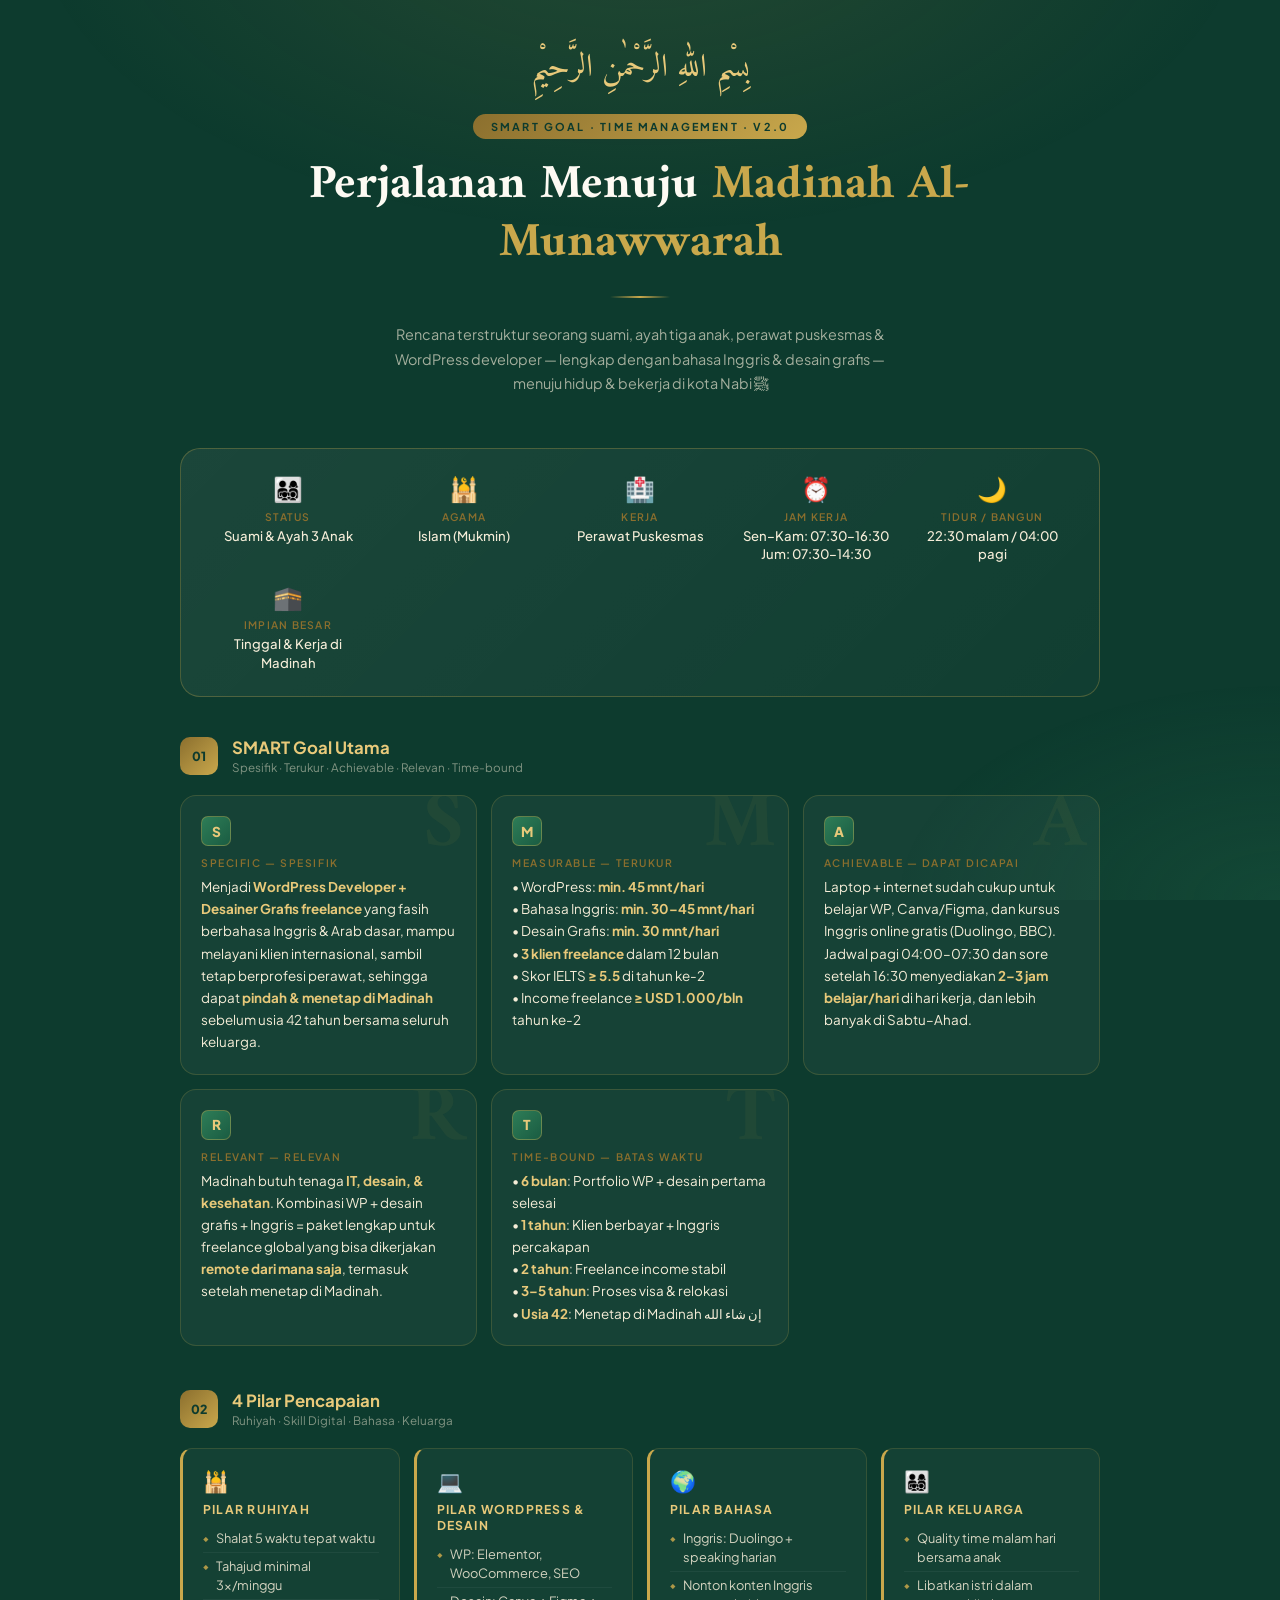
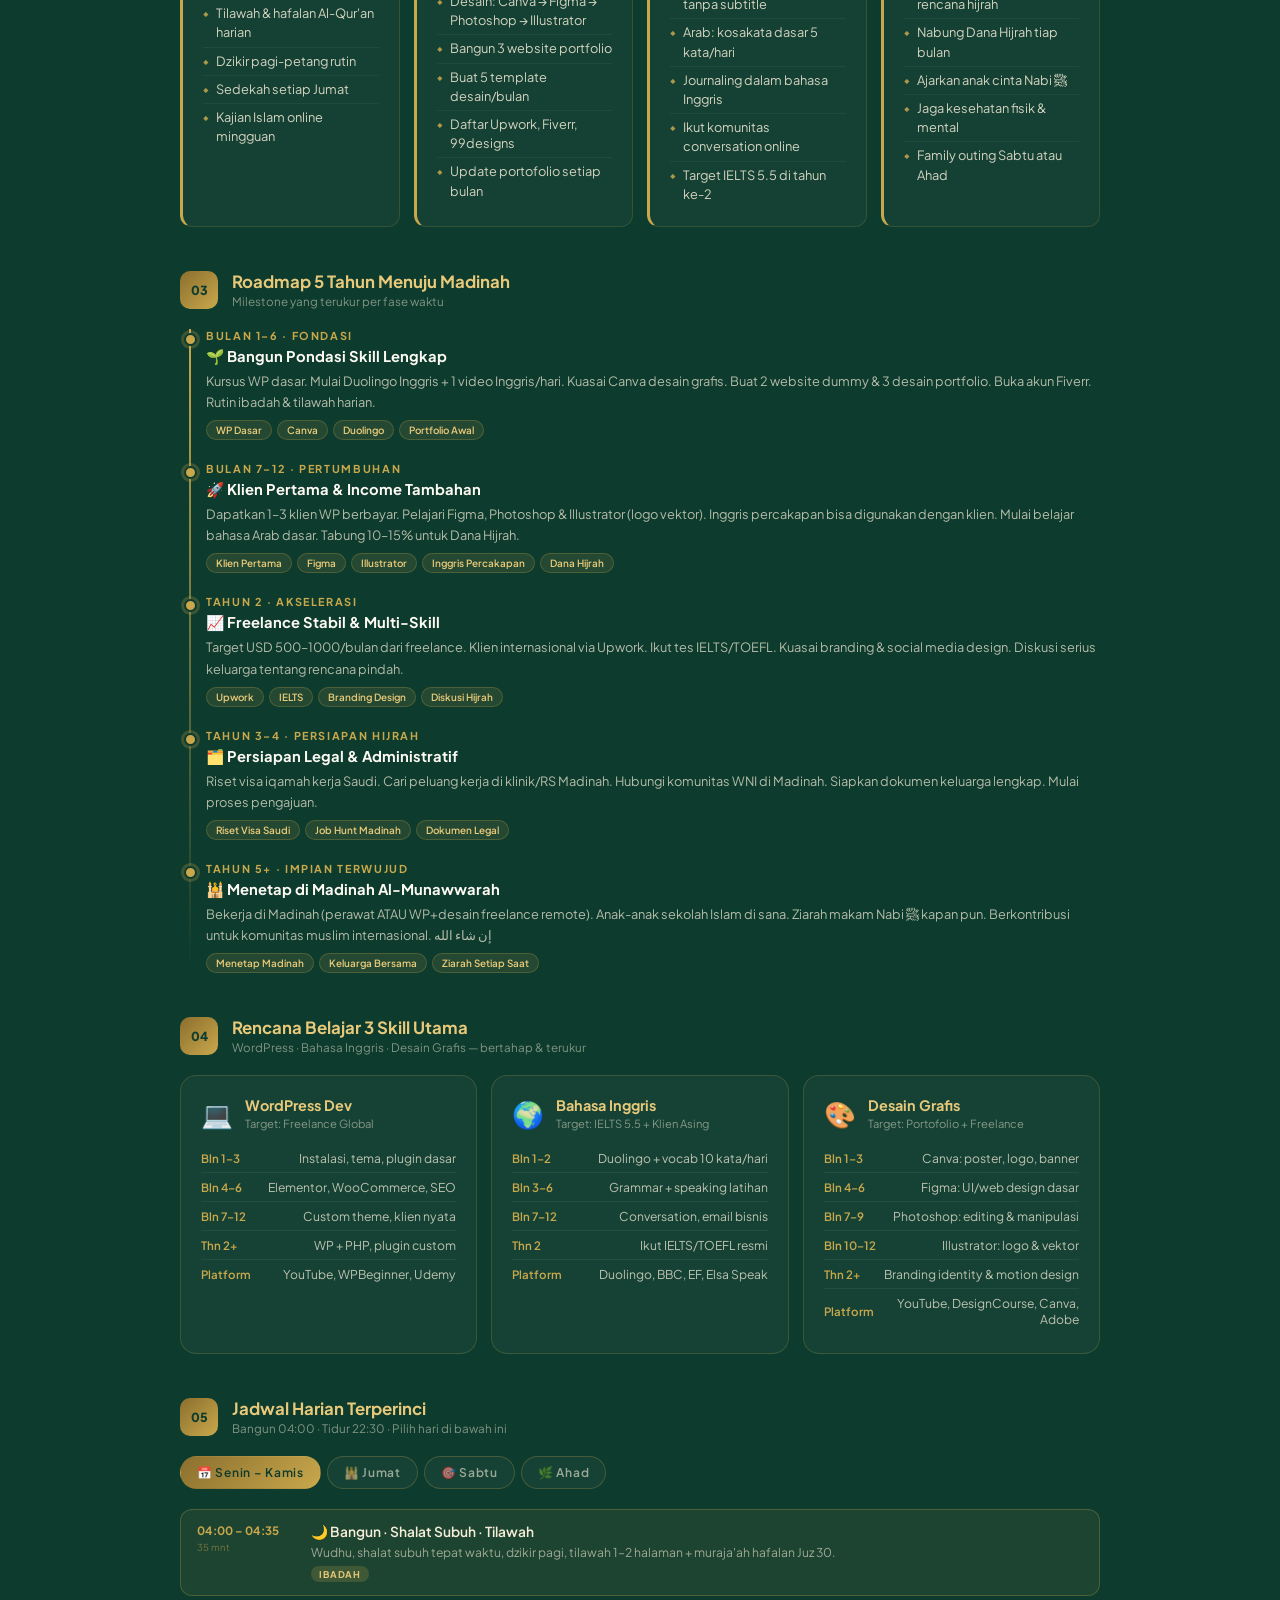
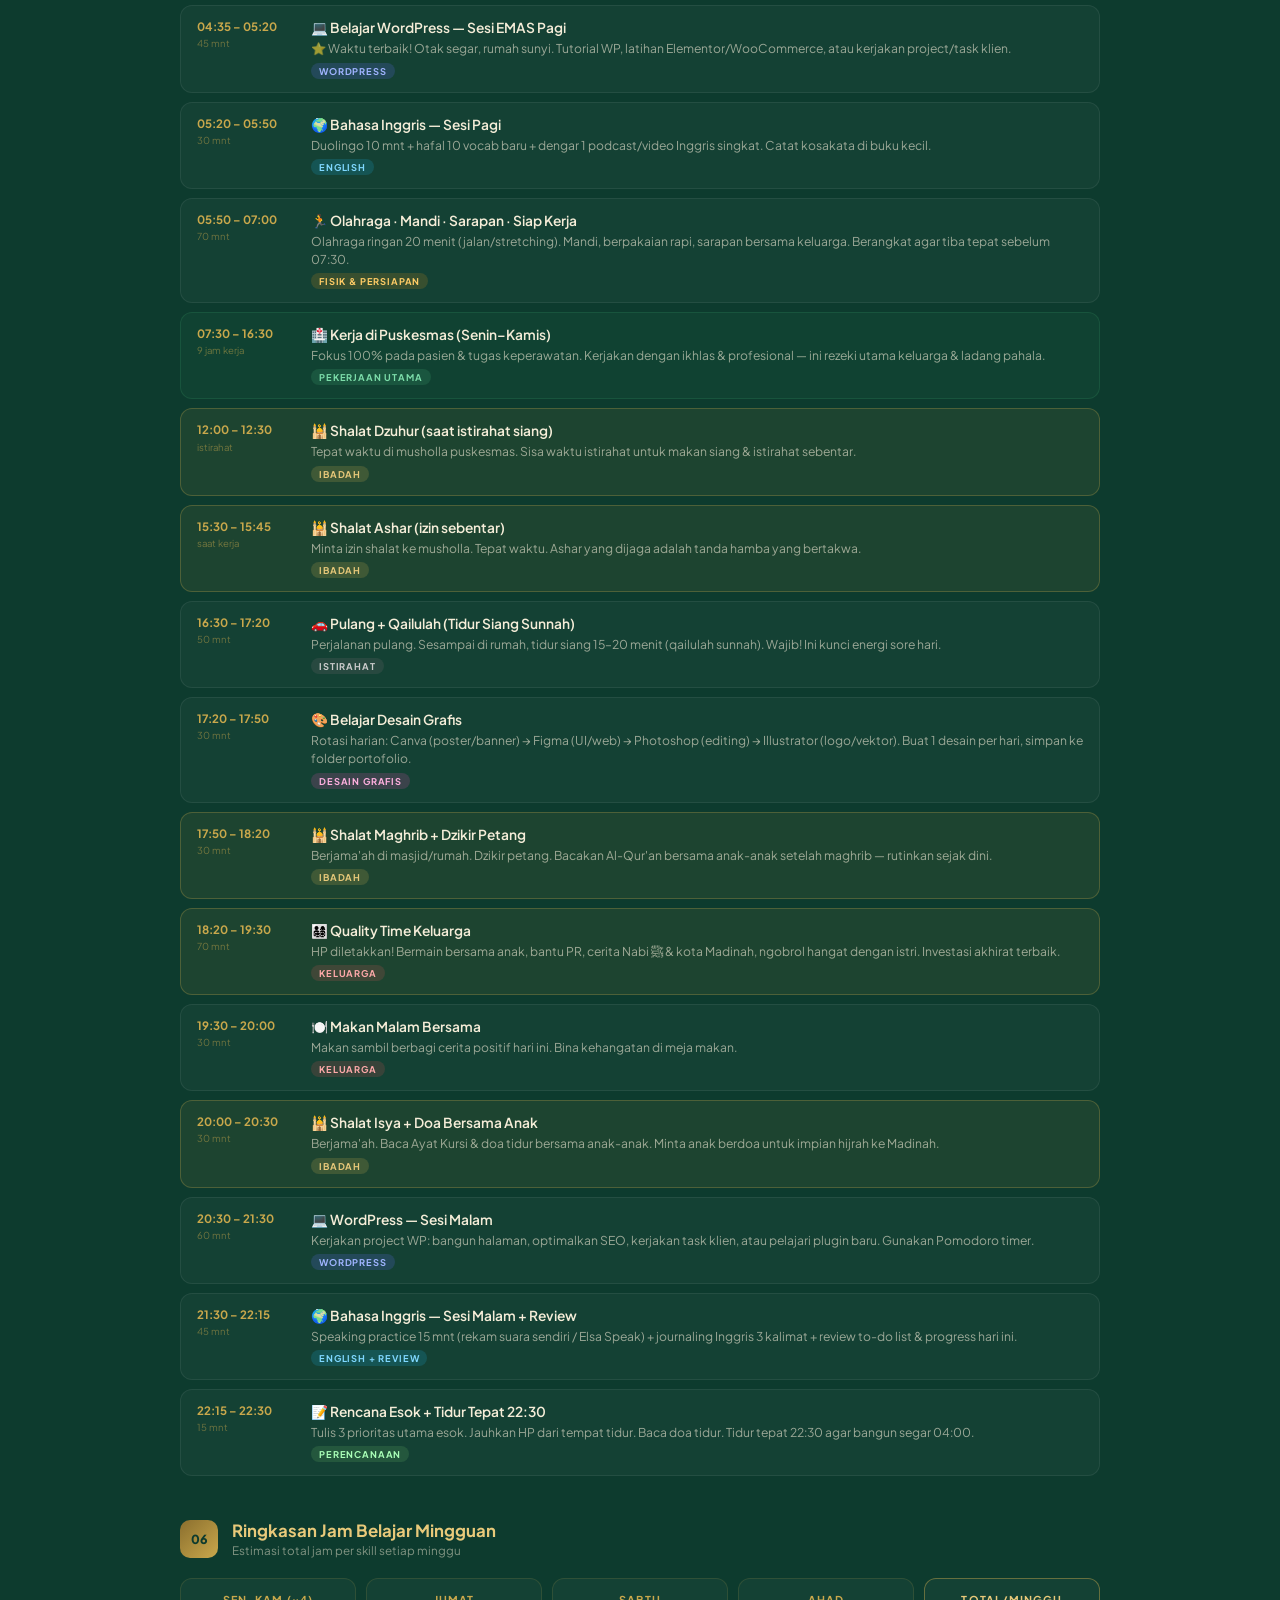
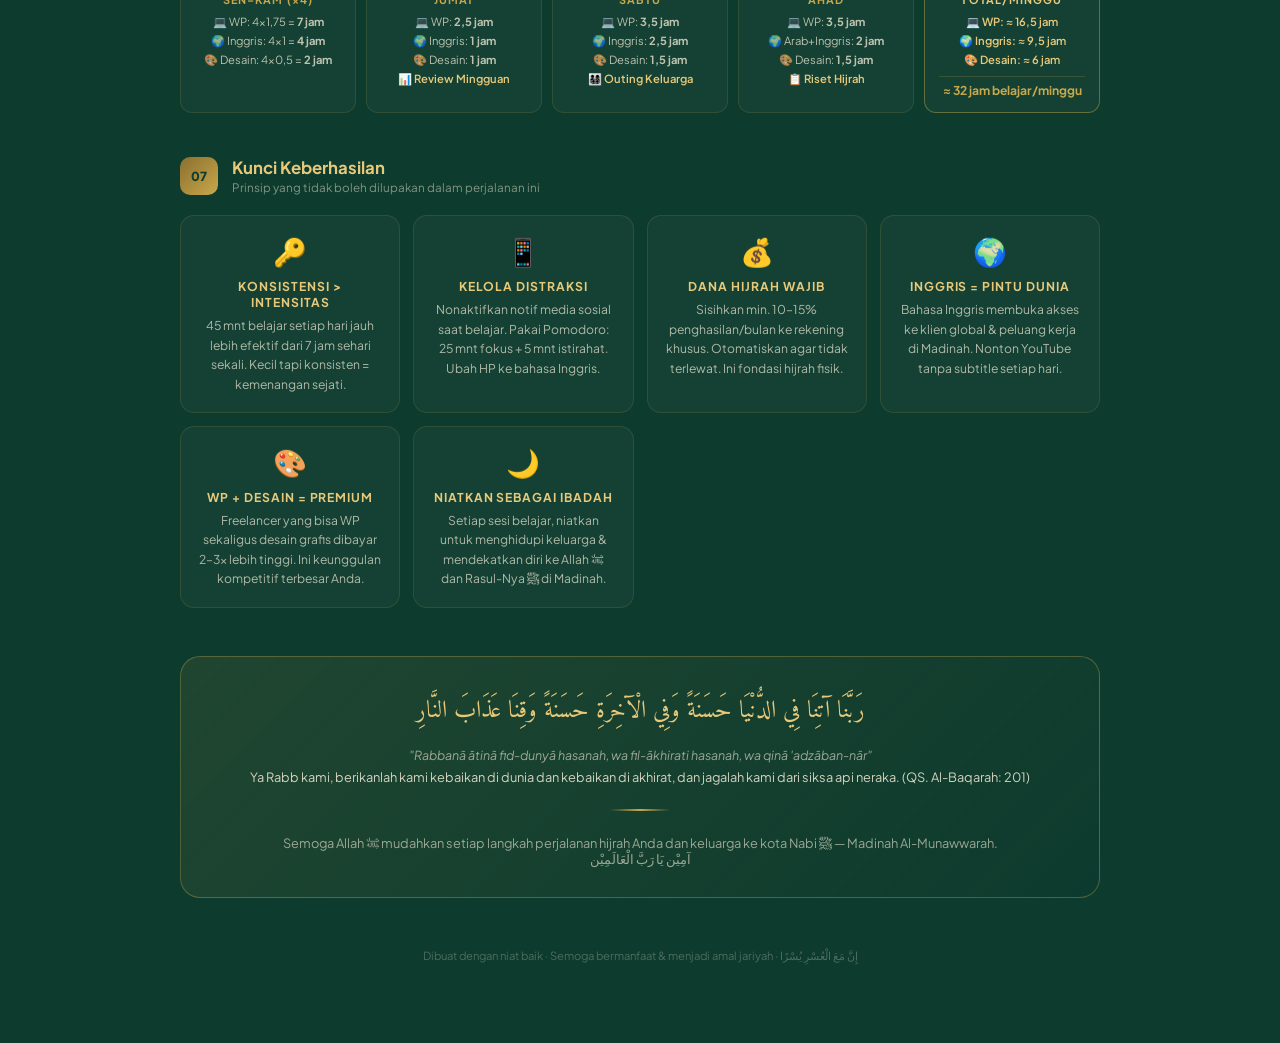
<file: index.html>
<!DOCTYPE html>
<html lang="id">
<head>
<meta charset="UTF-8">
<meta name="viewport" content="width=device-width, initial-scale=1.0">
<title>RIZKY'S SMART Goal</title>
<link href="https://fonts.googleapis.com/css2?family=Amiri:ital,wght@0,400;0,700;1,400&family=Plus+Jakarta+Sans:wght@300;400;500;600;700&display=swap" rel="stylesheet">
<link rel="stylesheet" href="style.css">
</head>
<body>
<div class="page">

  <div class="header">
    <div class="bismillah">بِسْمِ اللهِ الرَّحْمٰنِ الرَّحِيْمِ</div>
    <div class="header-badge">SMART Goal · Time Management · v2.0</div>
    <h1>Perjalanan Menuju <span>Madinah Al-Munawwarah</span></h1>
    <div class="divider"></div>
    <p class="header-sub">Rencana terstruktur seorang suami, ayah tiga anak, perawat puskesmas & WordPress developer — lengkap dengan bahasa Inggris & desain grafis — menuju hidup & bekerja di kota Nabi ﷺ</p>
  </div>

  <div class="profile-card">
    <div class="profile-item"><div class="profile-icon">👨‍👩‍👧‍👦</div><div class="profile-label">Status</div><div class="profile-value">Suami & Ayah 3 Anak</div></div>
    <div class="profile-item"><div class="profile-icon">🕌</div><div class="profile-label">Agama</div><div class="profile-value">Islam (Mukmin)</div></div>
    <div class="profile-item"><div class="profile-icon">🏥</div><div class="profile-label">Kerja</div><div class="profile-value">Perawat Puskesmas</div></div>
    <div class="profile-item"><div class="profile-icon">⏰</div><div class="profile-label">Jam Kerja</div><div class="profile-value">Sen–Kam: 07:30–16:30<br>Jum: 07:30–14:30</div></div>
    <div class="profile-item"><div class="profile-icon">🌙</div><div class="profile-label">Tidur / Bangun</div><div class="profile-value">22:30 malam / 04:00 pagi</div></div>
    <div class="profile-item"><div class="profile-icon">🕋</div><div class="profile-label">Impian Besar</div><div class="profile-value">Tinggal & Kerja di Madinah</div></div>
  </div>

  <!-- SMART -->
  <div class="section">
    <div class="section-header">
      <div class="section-num">01</div>
      <div><div class="section-title">SMART Goal Utama</div><div class="section-subtitle">Spesifik · Terukur · Achievable · Relevan · Time-bound</div></div>
    </div>
    <div class="smart-grid">
      <div class="smart-card" data-letter="S">
        <div class="smart-letter">S</div>
        <div class="smart-word">Specific — Spesifik</div>
        <div class="smart-text">Menjadi <strong>WordPress Developer + Desainer Grafis freelance</strong> yang fasih berbahasa Inggris & Arab dasar, mampu melayani klien internasional, sambil tetap berprofesi perawat, sehingga dapat <strong>pindah & menetap di Madinah</strong> sebelum usia 42 tahun bersama seluruh keluarga.</div>
      </div>
      <div class="smart-card" data-letter="M">
        <div class="smart-letter">M</div>
        <div class="smart-word">Measurable — Terukur</div>
        <div class="smart-text">
          • WordPress: <strong>min. 45 mnt/hari</strong><br>
          • Bahasa Inggris: <strong>min. 30–45 mnt/hari</strong><br>
          • Desain Grafis: <strong>min. 30 mnt/hari</strong><br>
          • <strong>3 klien freelance</strong> dalam 12 bulan<br>
          • Skor IELTS <strong>≥ 5.5</strong> di tahun ke-2<br>
          • Income freelance <strong>≥ USD 1.000/bln</strong> tahun ke-2
        </div>
      </div>
      <div class="smart-card" data-letter="A">
        <div class="smart-letter">A</div>
        <div class="smart-word">Achievable — Dapat Dicapai</div>
        <div class="smart-text">Laptop + internet sudah cukup untuk belajar WP, Canva/Figma, dan kursus Inggris online gratis (Duolingo, BBC). Jadwal pagi 04:00–07:30 dan sore setelah 16:30 menyediakan <strong>2–3 jam belajar/hari</strong> di hari kerja, dan lebih banyak di Sabtu–Ahad.</div>
      </div>
      <div class="smart-card" data-letter="R">
        <div class="smart-letter">R</div>
        <div class="smart-word">Relevant — Relevan</div>
        <div class="smart-text">Madinah butuh tenaga <strong>IT, desain, & kesehatan</strong>. Kombinasi WP + desain grafis + Inggris = paket lengkap untuk freelance global yang bisa dikerjakan <strong>remote dari mana saja</strong>, termasuk setelah menetap di Madinah.</div>
      </div>
      <div class="smart-card" data-letter="T">
        <div class="smart-letter">T</div>
        <div class="smart-word">Time-bound — Batas Waktu</div>
        <div class="smart-text">
          • <strong>6 bulan</strong>: Portfolio WP + desain pertama selesai<br>
          • <strong>1 tahun</strong>: Klien berbayar + Inggris percakapan<br>
          • <strong>2 tahun</strong>: Freelance income stabil<br>
          • <strong>3–5 tahun</strong>: Proses visa & relokasi<br>
          • <strong>Usia 42</strong>: Menetap di Madinah إن شاء الله
        </div>
      </div>
    </div>
  </div>

  <!-- PILAR -->
  <div class="section">
    <div class="section-header">
      <div class="section-num">02</div>
      <div><div class="section-title">4 Pilar Pencapaian</div><div class="section-subtitle">Ruhiyah · Skill Digital · Bahasa · Keluarga</div></div>
    </div>
    <div class="pillars">
      <div class="pillar">
        <div class="pillar-icon">🕌</div>
        <div class="pillar-title">Pilar Ruhiyah</div>
        <ul class="pillar-items">
          <li>Shalat 5 waktu tepat waktu</li>
          <li>Tahajud minimal 3x/minggu</li>
          <li>Tilawah & hafalan Al-Qur'an harian</li>
          <li>Dzikir pagi-petang rutin</li>
          <li>Sedekah setiap Jumat</li>
          <li>Kajian Islam online mingguan</li>
        </ul>
      </div>
      <div class="pillar">
        <div class="pillar-icon">💻</div>
        <div class="pillar-title">Pilar WordPress & Desain</div>
        <ul class="pillar-items">
          <li>WP: Elementor, WooCommerce, SEO</li>
          <li>Desain: Canva → Figma → Photoshop → Illustrator</li>
          <li>Bangun 3 website portfolio</li>
          <li>Buat 5 template desain/bulan</li>
          <li>Daftar Upwork, Fiverr, 99designs</li>
          <li>Update portofolio setiap bulan</li>
        </ul>
      </div>
      <div class="pillar">
        <div class="pillar-icon">🌍</div>
        <div class="pillar-title">Pilar Bahasa</div>
        <ul class="pillar-items">
          <li>Inggris: Duolingo + speaking harian</li>
          <li>Nonton konten Inggris tanpa subtitle</li>
          <li>Arab: kosakata dasar 5 kata/hari</li>
          <li>Journaling dalam bahasa Inggris</li>
          <li>Ikut komunitas conversation online</li>
          <li>Target IELTS 5.5 di tahun ke-2</li>
        </ul>
      </div>
      <div class="pillar">
        <div class="pillar-icon">👨‍👩‍👧‍👦</div>
        <div class="pillar-title">Pilar Keluarga</div>
        <ul class="pillar-items">
          <li>Quality time malam hari bersama anak</li>
          <li>Libatkan istri dalam rencana hijrah</li>
          <li>Nabung Dana Hijrah tiap bulan</li>
          <li>Ajarkan anak cinta Nabi ﷺ</li>
          <li>Jaga kesehatan fisik & mental</li>
          <li>Family outing Sabtu atau Ahad</li>
        </ul>
      </div>
    </div>
  </div>

  <!-- ROADMAP -->
  <div class="section">
    <div class="section-header">
      <div class="section-num">03</div>
      <div><div class="section-title">Roadmap 5 Tahun Menuju Madinah</div><div class="section-subtitle">Milestone yang terukur per fase waktu</div></div>
    </div>
    <div class="timeline">
      <div class="tl-item">
        <div class="tl-dot"></div>
        <div class="tl-period">Bulan 1–6 · Fondasi</div>
        <div class="tl-title">🌱 Bangun Pondasi Skill Lengkap</div>
        <div class="tl-desc">Kursus WP dasar. Mulai Duolingo Inggris + 1 video Inggris/hari. Kuasai Canva desain grafis. Buat 2 website dummy & 3 desain portfolio. Buka akun Fiverr. Rutin ibadah & tilawah harian.</div>
        <div class="tl-tags"><span class="tl-tag">WP Dasar</span><span class="tl-tag">Canva</span><span class="tl-tag">Duolingo</span><span class="tl-tag">Portfolio Awal</span></div>
      </div>
      <div class="tl-item">
        <div class="tl-dot"></div>
        <div class="tl-period">Bulan 7–12 · Pertumbuhan</div>
        <div class="tl-title">🚀 Klien Pertama & Income Tambahan</div>
        <div class="tl-desc">Dapatkan 1–3 klien WP berbayar. Pelajari Figma, Photoshop & Illustrator (logo vektor). Inggris percakapan bisa digunakan dengan klien. Mulai belajar bahasa Arab dasar. Tabung 10–15% untuk Dana Hijrah.</div>
        <div class="tl-tags"><span class="tl-tag">Klien Pertama</span><span class="tl-tag">Figma</span><span class="tl-tag">Illustrator</span><span class="tl-tag">Inggris Percakapan</span><span class="tl-tag">Dana Hijrah</span></div>
      </div>
      <div class="tl-item">
        <div class="tl-dot"></div>
        <div class="tl-period">Tahun 2 · Akselerasi</div>
        <div class="tl-title">📈 Freelance Stabil & Multi-Skill</div>
        <div class="tl-desc">Target USD 500–1000/bulan dari freelance. Klien internasional via Upwork. Ikut tes IELTS/TOEFL. Kuasai branding & social media design. Diskusi serius keluarga tentang rencana pindah.</div>
        <div class="tl-tags"><span class="tl-tag">Upwork</span><span class="tl-tag">IELTS</span><span class="tl-tag">Branding Design</span><span class="tl-tag">Diskusi Hijrah</span></div>
      </div>
      <div class="tl-item">
        <div class="tl-dot"></div>
        <div class="tl-period">Tahun 3–4 · Persiapan Hijrah</div>
        <div class="tl-title">🗂️ Persiapan Legal & Administratif</div>
        <div class="tl-desc">Riset visa iqamah kerja Saudi. Cari peluang kerja di klinik/RS Madinah. Hubungi komunitas WNI di Madinah. Siapkan dokumen keluarga lengkap. Mulai proses pengajuan.</div>
        <div class="tl-tags"><span class="tl-tag">Riset Visa Saudi</span><span class="tl-tag">Job Hunt Madinah</span><span class="tl-tag">Dokumen Legal</span></div>
      </div>
      <div class="tl-item">
        <div class="tl-dot"></div>
        <div class="tl-period">Tahun 5+ · Impian Terwujud</div>
        <div class="tl-title">🕌 Menetap di Madinah Al-Munawwarah</div>
        <div class="tl-desc">Bekerja di Madinah (perawat ATAU WP+desain freelance remote). Anak-anak sekolah Islam di sana. Ziarah makam Nabi ﷺ kapan pun. Berkontribusi untuk komunitas muslim internasional. إن شاء الله</div>
        <div class="tl-tags"><span class="tl-tag">Menetap Madinah</span><span class="tl-tag">Keluarga Bersama</span><span class="tl-tag">Ziarah Setiap Saat</span></div>
      </div>
    </div>
  </div>

  <!-- SKILL PLAN -->
  <div class="section">
    <div class="section-header">
      <div class="section-num">04</div>
      <div><div class="section-title">Rencana Belajar 3 Skill Utama</div><div class="section-subtitle">WordPress · Bahasa Inggris · Desain Grafis — bertahap & terukur</div></div>
    </div>
    <div class="skill-grid">
      <div class="skill-card">
        <div class="skill-header"><div class="skill-icon">💻</div><div><div class="skill-name">WordPress Dev</div><div class="skill-sub">Target: Freelance Global</div></div></div>
        <div class="skill-row"><span class="skill-phase">Bln 1–3</span><span class="skill-detail">Instalasi, tema, plugin dasar</span></div>
        <div class="skill-row"><span class="skill-phase">Bln 4–6</span><span class="skill-detail">Elementor, WooCommerce, SEO</span></div>
        <div class="skill-row"><span class="skill-phase">Bln 7–12</span><span class="skill-detail">Custom theme, klien nyata</span></div>
        <div class="skill-row"><span class="skill-phase">Thn 2+</span><span class="skill-detail">WP + PHP, plugin custom</span></div>
        <div class="skill-row"><span class="skill-phase">Platform</span><span class="skill-detail">YouTube, WPBeginner, Udemy</span></div>
      </div>
      <div class="skill-card">
        <div class="skill-header"><div class="skill-icon">🌍</div><div><div class="skill-name">Bahasa Inggris</div><div class="skill-sub">Target: IELTS 5.5 + Klien Asing</div></div></div>
        <div class="skill-row"><span class="skill-phase">Bln 1–2</span><span class="skill-detail">Duolingo + vocab 10 kata/hari</span></div>
        <div class="skill-row"><span class="skill-phase">Bln 3–6</span><span class="skill-detail">Grammar + speaking latihan</span></div>
        <div class="skill-row"><span class="skill-phase">Bln 7–12</span><span class="skill-detail">Conversation, email bisnis</span></div>
        <div class="skill-row"><span class="skill-phase">Thn 2</span><span class="skill-detail">Ikut IELTS/TOEFL resmi</span></div>
        <div class="skill-row"><span class="skill-phase">Platform</span><span class="skill-detail">Duolingo, BBC, EF, Elsa Speak</span></div>
      </div>
      <div class="skill-card">
        <div class="skill-header"><div class="skill-icon">🎨</div><div><div class="skill-name">Desain Grafis</div><div class="skill-sub">Target: Portofolio + Freelance</div></div></div>
        <div class="skill-row"><span class="skill-phase">Bln 1–3</span><span class="skill-detail">Canva: poster, logo, banner</span></div>
        <div class="skill-row"><span class="skill-phase">Bln 4–6</span><span class="skill-detail">Figma: UI/web design dasar</span></div>
        <div class="skill-row"><span class="skill-phase">Bln 7–9</span><span class="skill-detail">Photoshop: editing & manipulasi</span></div>
        <div class="skill-row"><span class="skill-phase">Bln 10–12</span><span class="skill-detail">Illustrator: logo & vektor</span></div>
        <div class="skill-row"><span class="skill-phase">Thn 2+</span><span class="skill-detail">Branding identity & motion design</span></div>
        <div class="skill-row"><span class="skill-phase">Platform</span><span class="skill-detail">YouTube, DesignCourse, Canva, Adobe</span></div>
      </div>
    </div>
  </div>

  <!-- JADWAL PER HARI -->
  <div class="section">
    <div class="section-header">
      <div class="section-num">05</div>
      <div><div class="section-title">Jadwal Harian Terperinci</div><div class="section-subtitle">Bangun 04:00 · Tidur 22:30 · Pilih hari di bawah ini</div></div>
    </div>

    <div class="tab-bar">
      <button class="tab-btn active" onclick="showTab('senkam',this)">📅 Senin – Kamis</button>
      <button class="tab-btn" onclick="showTab('jumat',this)">🕌 Jumat</button>
      <button class="tab-btn" onclick="showTab('sabtu',this)">🎯 Sabtu</button>
      <button class="tab-btn" onclick="showTab('ahad',this)">🌿 Ahad</button>
    </div>

    <!-- SENIN-KAMIS -->
    <div class="tab-pane active" id="tab-senkam">
      <div class="schedule">
        <div class="sched-item highlight">
          <div class="sched-time">04:00 – 04:35<div class="sched-dur">35 mnt</div></div>
          <div><div class="sched-act">🌙 Bangun · Shalat Subuh · Tilawah</div>
          <div class="sched-note">Wudhu, shalat subuh tepat waktu, dzikir pagi, tilawah 1–2 halaman + muraja'ah hafalan Juz 30.</div>
          <span class="sched-cat cat-ibadah">Ibadah</span></div>
        </div>
        <div class="sched-item">
          <div class="sched-time">04:35 – 05:20<div class="sched-dur">45 mnt</div></div>
          <div><div class="sched-act">💻 Belajar WordPress — Sesi EMAS Pagi</div>
          <div class="sched-note">⭐ Waktu terbaik! Otak segar, rumah sunyi. Tutorial WP, latihan Elementor/WooCommerce, atau kerjakan project/task klien.</div>
          <span class="sched-cat cat-wp">WordPress</span></div>
        </div>
        <div class="sched-item">
          <div class="sched-time">05:20 – 05:50<div class="sched-dur">30 mnt</div></div>
          <div><div class="sched-act">🌍 Bahasa Inggris — Sesi Pagi</div>
          <div class="sched-note">Duolingo 10 mnt + hafal 10 vocab baru + dengar 1 podcast/video Inggris singkat. Catat kosakata di buku kecil.</div>
          <span class="sched-cat cat-english">English</span></div>
        </div>
        <div class="sched-item">
          <div class="sched-time">05:50 – 07:00<div class="sched-dur">70 mnt</div></div>
          <div><div class="sched-act">🏃 Olahraga · Mandi · Sarapan · Siap Kerja</div>
          <div class="sched-note">Olahraga ringan 20 menit (jalan/stretching). Mandi, berpakaian rapi, sarapan bersama keluarga. Berangkat agar tiba tepat sebelum 07:30.</div>
          <span class="sched-cat cat-fisik">Fisik & Persiapan</span></div>
        </div>
        <div class="sched-item kerja-block">
          <div class="sched-time">07:30 – 16:30<div class="sched-dur">9 jam kerja</div></div>
          <div><div class="sched-act">🏥 Kerja di Puskesmas (Senin–Kamis)</div>
          <div class="sched-note">Fokus 100% pada pasien & tugas keperawatan. Kerjakan dengan ikhlas & profesional — ini rezeki utama keluarga & ladang pahala.</div>
          <span class="sched-cat cat-kerja">Pekerjaan Utama</span></div>
        </div>
        <div class="sched-item highlight">
          <div class="sched-time">12:00 – 12:30<div class="sched-dur">istirahat</div></div>
          <div><div class="sched-act">🕌 Shalat Dzuhur (saat istirahat siang)</div>
          <div class="sched-note">Tepat waktu di musholla puskesmas. Sisa waktu istirahat untuk makan siang & istirahat sebentar.</div>
          <span class="sched-cat cat-ibadah">Ibadah</span></div>
        </div>
        <div class="sched-item highlight">
          <div class="sched-time">15:30 – 15:45<div class="sched-dur">saat kerja</div></div>
          <div><div class="sched-act">🕌 Shalat Ashar (izin sebentar)</div>
          <div class="sched-note">Minta izin shalat ke musholla. Tepat waktu. Ashar yang dijaga adalah tanda hamba yang bertakwa.</div>
          <span class="sched-cat cat-ibadah">Ibadah</span></div>
        </div>
        <div class="sched-item">
          <div class="sched-time">16:30 – 17:20<div class="sched-dur">50 mnt</div></div>
          <div><div class="sched-act">🚗 Pulang + Qailulah (Tidur Siang Sunnah)</div>
          <div class="sched-note">Perjalanan pulang. Sesampai di rumah, tidur siang 15–20 menit (qailulah sunnah). Wajib! Ini kunci energi sore hari.</div>
          <span class="sched-cat cat-istirahat">Istirahat</span></div>
        </div>
        <div class="sched-item">
          <div class="sched-time">17:20 – 17:50<div class="sched-dur">30 mnt</div></div>
          <div><div class="sched-act">🎨 Belajar Desain Grafis</div>
          <div class="sched-note">Rotasi harian: Canva (poster/banner) → Figma (UI/web) → Photoshop (editing) → Illustrator (logo/vektor). Buat 1 desain per hari, simpan ke folder portofolio.</div>
          <span class="sched-cat cat-desain">Desain Grafis</span></div>
        </div>
        <div class="sched-item highlight">
          <div class="sched-time">17:50 – 18:20<div class="sched-dur">30 mnt</div></div>
          <div><div class="sched-act">🕌 Shalat Maghrib + Dzikir Petang</div>
          <div class="sched-note">Berjama'ah di masjid/rumah. Dzikir petang. Bacakan Al-Qur'an bersama anak-anak setelah maghrib — rutinkan sejak dini.</div>
          <span class="sched-cat cat-ibadah">Ibadah</span></div>
        </div>
        <div class="sched-item highlight">
          <div class="sched-time">18:20 – 19:30<div class="sched-dur">70 mnt</div></div>
          <div><div class="sched-act">👨‍👩‍👧‍👦 Quality Time Keluarga</div>
          <div class="sched-note">HP diletakkan! Bermain bersama anak, bantu PR, cerita Nabi ﷺ & kota Madinah, ngobrol hangat dengan istri. Investasi akhirat terbaik.</div>
          <span class="sched-cat cat-keluarga">Keluarga</span></div>
        </div>
        <div class="sched-item">
          <div class="sched-time">19:30 – 20:00<div class="sched-dur">30 mnt</div></div>
          <div><div class="sched-act">🍽️ Makan Malam Bersama</div>
          <div class="sched-note">Makan sambil berbagi cerita positif hari ini. Bina kehangatan di meja makan.</div>
          <span class="sched-cat cat-keluarga">Keluarga</span></div>
        </div>
        <div class="sched-item highlight">
          <div class="sched-time">20:00 – 20:30<div class="sched-dur">30 mnt</div></div>
          <div><div class="sched-act">🕌 Shalat Isya + Doa Bersama Anak</div>
          <div class="sched-note">Berjama'ah. Baca Ayat Kursi & doa tidur bersama anak-anak. Minta anak berdoa untuk impian hijrah ke Madinah.</div>
          <span class="sched-cat cat-ibadah">Ibadah</span></div>
        </div>
        <div class="sched-item">
          <div class="sched-time">20:30 – 21:30<div class="sched-dur">60 mnt</div></div>
          <div><div class="sched-act">💻 WordPress — Sesi Malam</div>
          <div class="sched-note">Kerjakan project WP: bangun halaman, optimalkan SEO, kerjakan task klien, atau pelajari plugin baru. Gunakan Pomodoro timer.</div>
          <span class="sched-cat cat-wp">WordPress</span></div>
        </div>
        <div class="sched-item">
          <div class="sched-time">21:30 – 22:15<div class="sched-dur">45 mnt</div></div>
          <div><div class="sched-act">🌍 Bahasa Inggris — Sesi Malam + Review</div>
          <div class="sched-note">Speaking practice 15 mnt (rekam suara sendiri / Elsa Speak) + journaling Inggris 3 kalimat + review to-do list & progress hari ini.</div>
          <span class="sched-cat cat-english">English + Review</span></div>
        </div>
        <div class="sched-item">
          <div class="sched-time">22:15 – 22:30<div class="sched-dur">15 mnt</div></div>
          <div><div class="sched-act">📝 Rencana Esok + Tidur Tepat 22:30</div>
          <div class="sched-note">Tulis 3 prioritas utama esok. Jauhkan HP dari tempat tidur. Baca doa tidur. Tidur tepat 22:30 agar bangun segar 04:00.</div>
          <span class="sched-cat cat-review">Perencanaan</span></div>
        </div>
      </div>
    </div>

    <!-- JUMAT -->
    <div class="tab-pane" id="tab-jumat">
      <div class="schedule">
        <div class="sched-item highlight">
          <div class="sched-time">04:00 – 04:45<div class="sched-dur">45 mnt</div></div>
          <div><div class="sched-act">🌙 Subuh + Tilawah Al-Kahfi (Sunnah Jumat)</div>
          <div class="sched-note">Hari Jumat: baca Surah Al-Kahfi (pahala besar, sinaran cahaya hingga Jumat berikutnya). Perbanyak dzikir & shalawat. Doa khusus hijrah.</div>
          <span class="sched-cat cat-ibadah">Ibadah Istimewa</span></div>
        </div>
        <div class="sched-item">
          <div class="sched-time">04:45 – 05:30<div class="sched-dur">45 mnt</div></div>
          <div><div class="sched-act">💻 Belajar WordPress</div>
          <div class="sched-note">Sesi pagi WP: fokus pada hal yang paling perlu dikuasai minggu ini. Catat progress di jurnal belajar mingguan.</div>
          <span class="sched-cat cat-wp">WordPress</span></div>
        </div>
        <div class="sched-item">
          <div class="sched-time">05:30 – 06:00<div class="sched-dur">30 mnt</div></div>
          <div><div class="sched-act">🌍 Bahasa Inggris</div>
          <div class="sched-note">Duolingo + mendengarkan podcast/BBC English saat bersiap. Santai namun tetap konsisten.</div>
          <span class="sched-cat cat-english">English</span></div>
        </div>
        <div class="sched-item">
          <div class="sched-time">06:00 – 07:20<div class="sched-dur">80 mnt</div></div>
          <div><div class="sched-act">🏃 Mandi Jumat + Wangi-wangian + Siap Berangkat</div>
          <div class="sched-note">Sunnah Jumat: mandi, pakai wewangian, kenakan pakaian terbaik. Berangkat kerja lebih awal. Baca shalawat dalam perjalanan.</div>
          <span class="sched-cat cat-fisik">Persiapan Jumat</span></div>
        </div>
        <div class="sched-item kerja-block">
          <div class="sched-time">07:30 – 11:30<div class="sched-dur">4 jam</div></div>
          <div><div class="sched-act">🏥 Kerja Puskesmas (Pagi Jumat)</div>
          <div class="sched-note">Kerja dengan profesional hingga menjelang waktu shalat Jumat. Koordinasi izin untuk keluar tepat waktu.</div>
          <span class="sched-cat cat-kerja">Pekerjaan</span></div>
        </div>
        <div class="sched-item highlight">
          <div class="sched-time">11:30 – 13:00<div class="sched-dur">90 mnt</div></div>
          <div><div class="sched-act">🕌 Shalat Jumat + Dzikir & Shalawat</div>
          <div class="sched-note">Berangkat lebih awal ke masjid. Dengarkan khutbah dengan penuh perhatian. Perbanyak shalawat & doa di waktu mustajab hari Jumat.</div>
          <span class="sched-cat cat-ibadah">Shalat Jumat</span></div>
        </div>
        <div class="sched-item kerja-block">
          <div class="sched-time">13:00 – 14:30<div class="sched-dur">90 mnt</div></div>
          <div><div class="sched-act">🏥 Kerja Puskesmas (Siang — selesai 14:30)</div>
          <div class="sched-note">Jumat pulang lebih awal pukul 14:30. Manfaatkan sisa jam ini untuk recharge & persiapan sore yang lebih produktif.</div>
          <span class="sched-cat cat-kerja">Pekerjaan</span></div>
        </div>
        <div class="sched-item">
          <div class="sched-time">14:30 – 15:15<div class="sched-dur">45 mnt</div></div>
          <div><div class="sched-act">😴 Pulang + Qailulah</div>
          <div class="sched-note">Perjalanan pulang & istirahat siang 20–30 menit. Isi ulang tenaga untuk sesi belajar sore yang lebih panjang.</div>
          <span class="sched-cat cat-istirahat">Istirahat</span></div>
        </div>
        <div class="sched-item highlight">
          <div class="sched-time">15:15 – 15:50<div class="sched-dur">35 mnt</div></div>
          <div><div class="sched-act">🕌 Shalat Ashar + Doa Mustajab Jumat</div>
          <div class="sched-note">Waktu antara Ashar–Maghrib hari Jumat = waktu paling mustajab dalam seminggu. Panjatkan doa hijrah, rezeki halal, dan keselamatan keluarga.</div>
          <span class="sched-cat cat-ibadah">Ibadah Mustajab</span></div>
        </div>
        <div class="sched-item">
          <div class="sched-time">15:50 – 16:50<div class="sched-dur">60 mnt</div></div>
          <div><div class="sched-act">🎨 Desain Grafis — Sesi Lebih Panjang</div>
          <div class="sched-note">Karena pulang lebih awal, manfaatkan untuk sesi desain mendalam: tutorial Figma, Photoshop, atau Illustrator (logo/vektor) — atau kerjakan project desain klien.</div>
          <span class="sched-cat cat-desain">Desain Grafis</span></div>
        </div>
        <div class="sched-item">
          <div class="sched-time">16:50 – 17:35<div class="sched-dur">45 mnt</div></div>
          <div><div class="sched-act">📊 Review Mingguan — Evaluasi Progress</div>
          <div class="sched-note">Evaluasi minggu ini: WP, desain, Inggris, ibadah, keuangan, keluarga. Apa yang berhasil? Apa yang perlu diperbaiki? Rencanakan minggu depan.</div>
          <span class="sched-cat cat-review">Review Mingguan</span></div>
        </div>
        <div class="sched-item highlight">
          <div class="sched-time">17:35 – 18:15<div class="sched-dur">40 mnt</div></div>
          <div><div class="sched-act">🕌 Shalat Maghrib + Sedekah Jumat + Tilawah</div>
          <div class="sched-note">Sedekah rutin setiap Jumat — hari terbaik untuk bersedekah. Tilawah bersama anak setelah maghrib.</div>
          <span class="sched-cat cat-ibadah">Ibadah</span></div>
        </div>
        <div class="sched-item highlight">
          <div class="sched-time">18:15 – 19:45<div class="sched-dur">90 mnt</div></div>
          <div><div class="sched-act">👨‍👩‍👧‍👦 Malam Keluarga — Malam Sabtu Istimewa</div>
          <div class="sched-note">Malam Sabtu = waktu paling santai. Nonton film islami bersama, cerita Nabi ﷺ, atau diskusi mimpi hijrah bersama istri dan anak-anak.</div>
          <span class="sched-cat cat-keluarga">Keluarga</span></div>
        </div>
        <div class="sched-item highlight">
          <div class="sched-time">20:00 – 20:30<div class="sched-dur">30 mnt</div></div>
          <div><div class="sched-act">🕌 Shalat Isya</div>
          <div class="sched-note">Berjama'ah. Doa bersama anak-anak sebelum tidur.</div>
          <span class="sched-cat cat-ibadah">Ibadah</span></div>
        </div>
        <div class="sched-item">
          <div class="sched-time">20:30 – 22:00<div class="sched-dur">90 mnt</div></div>
          <div><div class="sched-act">💻 WP Santai + Nonton Konten Inggris</div>
          <div class="sched-note">Nonton tutorial WP yang ringan / eksplor plugin baru 60 mnt. Akhiri dengan nonton series/film berbahasa Inggris 30 mnt tanpa subtitle.</div>
          <span class="sched-cat cat-wp">WP + English</span></div>
        </div>
        <div class="sched-item">
          <div class="sched-time">22:00 – 22:30<div class="sched-dur">30 mnt</div></div>
          <div><div class="sched-act">😴 Persiapan Tidur</div>
          <div class="sched-note">Tulis 3 hal yang disyukuri hari ini. Doa tidur. Tidur tepat 22:30.</div>
          <span class="sched-cat cat-istirahat">Istirahat</span></div>
        </div>
      </div>
    </div>

    <!-- SABTU -->
    <div class="tab-pane" id="tab-sabtu">
      <div class="schedule">
        <div class="sched-item highlight">
          <div class="sched-time">04:00 – 04:45<div class="sched-dur">45 mnt</div></div>
          <div><div class="sched-act">🌙 Tahajud + Subuh + Tilawah Panjang</div>
          <div class="sched-note">Hari libur penuh — maksimalkan ibadah pagi. Tahajud + subuh + tilawah 3–5 halaman. Berdoa panjang untuk impian hijrah & kemudahan rezeki.</div>
          <span class="sched-cat cat-ibadah">Ibadah</span></div>
        </div>
        <div class="sched-item">
          <div class="sched-time">04:45 – 06:45<div class="sched-dur">120 mnt</div></div>
          <div><div class="sched-act">💻 WordPress — Sesi Intensif Sabtu Pagi</div>
          <div class="sched-note">⭐ Sesi WP TERPANJANG dalam seminggu! Kerjakan project besar: custom theme, bangun halaman website klien, atau pelajari PHP/WooCommerce mendalam.</div>
          <span class="sched-cat cat-wp">WordPress Intensif</span></div>
        </div>
        <div class="sched-item">
          <div class="sched-time">06:45 – 07:45<div class="sched-dur">60 mnt</div></div>
          <div><div class="sched-act">🏃 Olahraga Pagi + Sarapan Keluarga</div>
          <div class="sched-note">Jalan pagi bersama anak-anak atau istri — bonding & sehat bersamaan. Sarapan santai bersama keluarga setelahnya.</div>
          <span class="sched-cat cat-fisik">Fisik + Keluarga</span></div>
        </div>
        <div class="sched-item">
          <div class="sched-time">07:45 – 09:15<div class="sched-dur">90 mnt</div></div>
          <div><div class="sched-act">🎨 Desain Grafis — Sesi Intensif</div>
          <div class="sched-note">Tutorial mendalam: Canva, Figma, Photoshop, atau Illustrator (logo & vektor). Selesaikan 2–3 desain. Upload ke Behance/Instagram portofolio.</div>
          <span class="sched-cat cat-desain">Desain Intensif</span></div>
        </div>
        <div class="sched-item">
          <div class="sched-time">09:15 – 10:15<div class="sched-dur">60 mnt</div></div>
          <div><div class="sched-act">🌍 Bahasa Inggris — Sesi Intensif</div>
          <div class="sched-note">Speaking practice 30 mnt (rekam diri sendiri / HelloTalk / Elsa Speak) + grammar lesson 30 mnt. Fokus email bisnis & komunikasi klien internasional.</div>
          <span class="sched-cat cat-english">English Intensif</span></div>
        </div>
        <div class="sched-item highlight">
          <div class="sched-time">10:15 – 12:00<div class="sched-dur">105 mnt</div></div>
          <div><div class="sched-act">👨‍👩‍👧‍👦 Outing / Aktivitas Keluarga</div>
          <div class="sched-note">Jalan ke taman, perpustakaan, atau wisata keluarga. HP hanya untuk foto. Hadir penuh. Ceritakan tentang Madinah kepada anak-anak dengan cara menyenangkan.</div>
          <span class="sched-cat cat-keluarga">Keluarga</span></div>
        </div>
        <div class="sched-item highlight">
          <div class="sched-time">12:00 – 12:30<div class="sched-dur">30 mnt</div></div>
          <div><div class="sched-act">🕌 Shalat Dzuhur Berjama'ah</div>
          <div class="sched-note">Shalat dzuhur di masjid terdekat saat outing. Ajarkan anak laki-laki untuk shalat berjama'ah sejak dini.</div>
          <span class="sched-cat cat-ibadah">Ibadah</span></div>
        </div>
        <div class="sched-item">
          <div class="sched-time">12:30 – 14:00<div class="sched-dur">90 mnt</div></div>
          <div><div class="sched-act">🍽️ Makan Siang Keluarga + Qailulah</div>
          <div class="sched-note">Makan siang bersama. Istirahat/qailulah 30 menit. Tidak ada layar, tidak ada belajar — tubuh butuh recharge total.</div>
          <span class="sched-cat cat-istirahat">Keluarga + Istirahat</span></div>
        </div>
        <div class="sched-item">
          <div class="sched-time">14:00 – 15:30<div class="sched-dur">90 mnt</div></div>
          <div><div class="sched-act">💻 Freelance Marketing — Fiverr & Upwork</div>
          <div class="sched-note">Update profil Fiverr/Upwork, buat gig baru, apply ke 3–5 job posting, atau kirim proposal ke klien potensial. Strategi marketing freelance.</div>
          <span class="sched-cat cat-wp">WP + Freelance</span></div>
        </div>
        <div class="sched-item highlight">
          <div class="sched-time">15:30 – 16:15<div class="sched-dur">45 mnt</div></div>
          <div><div class="sched-act">🕌 Shalat Ashar + Kajian Islam Online</div>
          <div class="sched-note">Shalat ashar berjama'ah. Dengarkan 1 ceramah singkat online: tema hijrah, rezeki halal, atau fiqih muamalah digital.</div>
          <span class="sched-cat cat-ibadah">Ibadah + Kajian</span></div>
        </div>
        <div class="sched-item highlight">
          <div class="sched-time">17:30 – 18:15<div class="sched-dur">45 mnt</div></div>
          <div><div class="sched-act">🕌 Shalat Maghrib + Tilawah Bersama Anak</div>
          <div class="sched-note">Tilawah & hafalan pendek bersama anak setelah maghrib. Rutinkan — ini pembentukan karakter Qur'ani anak-anak Anda.</div>
          <span class="sched-cat cat-ibadah">Ibadah</span></div>
        </div>
        <div class="sched-item highlight">
          <div class="sched-time">18:15 – 20:00<div class="sched-dur">105 mnt</div></div>
          <div><div class="sched-act">👨‍👩‍👧‍👦 Malam Bersama Keluarga</div>
          <div class="sched-note">Makan malam, board game, atau aktivitas kreatif bersama anak. Momen terbaik dalam sehari.</div>
          <span class="sched-cat cat-keluarga">Keluarga</span></div>
        </div>
        <div class="sched-item highlight">
          <div class="sched-time">20:00 – 20:30<div class="sched-dur">30 mnt</div></div>
          <div><div class="sched-act">🕌 Shalat Isya</div>
          <div class="sched-note">Berjama'ah. Doa bersama anak sebelum tidur.</div>
          <span class="sched-cat cat-ibadah">Ibadah</span></div>
        </div>
        <div class="sched-item">
          <div class="sched-time">20:30 – 22:00<div class="sched-dur">90 mnt</div></div>
          <div><div class="sched-act">🌍 Inggris Santai + Baca Pengembangan Diri</div>
          <div class="sched-note">Nonton film/series Inggris tanpa subtitle 45 mnt + baca buku pengembangan diri atau eksplorasi tren desain grafis terbaru 45 mnt.</div>
          <span class="sched-cat cat-english">English + Desain</span></div>
        </div>
        <div class="sched-item">
          <div class="sched-time">22:00 – 22:30<div class="sched-dur">30 mnt</div></div>
          <div><div class="sched-act">😴 Gratitude Journal + Tidur</div>
          <div class="sched-note">Tulis 3 hal yang disyukuri hari ini. Doa tidur. Tidur tepat 22:30.</div>
          <span class="sched-cat cat-istirahat">Istirahat</span></div>
        </div>
      </div>
    </div>

    <!-- AHAD -->
    <div class="tab-pane" id="tab-ahad">
      <div class="schedule">
        <div class="sched-item highlight">
          <div class="sched-time">04:00 – 05:00<div class="sched-dur">60 mnt</div></div>
          <div><div class="sched-act">🌙 Tahajud + Subuh + Tilawah + Doa Panjang</div>
          <div class="sched-note">Ahad = hari libur penuh. Mulai dengan ibadah terbaik. Tilawah 3–5 halaman. Berdoa panjang untuk hajat hijrah, rezeki halal, dan keberkahan keluarga.</div>
          <span class="sched-cat cat-ibadah">Ibadah Utama</span></div>
        </div>
        <div class="sched-item">
          <div class="sched-time">05:00 – 07:00<div class="sched-dur">120 mnt</div></div>
          <div><div class="sched-act">💻 WordPress — Deep Work Session</div>
          <div class="sched-note">Sesi kerja mendalam. Kerjakan project yang butuh konsentrasi: custom coding, perbaikan performa website, atau pelajari skill WP tingkat lanjut.</div>
          <span class="sched-cat cat-wp">WordPress Deep Work</span></div>
        </div>
        <div class="sched-item">
          <div class="sched-time">07:00 – 08:00<div class="sched-dur">60 mnt</div></div>
          <div><div class="sched-act">🌍 Arab Dasar + Bahasa Inggris</div>
          <div class="sched-note">Bahasa Arab 30 mnt (kosakata harian penting untuk hidup di Madinah) + Bahasa Inggris 30 mnt (conversation atau grammar). Dua bahasa = dua kunci pintu dunia.</div>
          <span class="sched-cat cat-english">Arab + English</span></div>
        </div>
        <div class="sched-item">
          <div class="sched-time">08:00 – 09:00<div class="sched-dur">60 mnt</div></div>
          <div><div class="sched-act">🏃 Olahraga + Sarapan Keluarga</div>
          <div class="sched-note">Olahraga lebih lama di hari Ahad. Sarapan santai bersama keluarga. Rencanakan hari bersama dengan ngobrol ringan.</div>
          <span class="sched-cat cat-fisik">Fisik + Keluarga</span></div>
        </div>
        <div class="sched-item">
          <div class="sched-time">09:00 – 10:30<div class="sched-dur">90 mnt</div></div>
          <div><div class="sched-act">🎨 Desain Grafis — Project Portofolio</div>
          <div class="sched-note">Buat project desain lebih besar: branding pack (Illustrator/Photoshop), mockup website (Figma), atau template media sosial lengkap. Simpan dan upload ke Behance/Dribbble.</div>
          <span class="sched-cat cat-desain">Desain Grafis</span></div>
        </div>
        <div class="sched-item highlight">
          <div class="sched-time">10:30 – 12:00<div class="sched-dur">90 mnt</div></div>
          <div><div class="sched-act">👨‍👩‍👧‍👦 Aktivitas Keluarga Islami</div>
          <div class="sched-note">Mengaji bersama anak, membaca buku islami, permainan edukatif, atau berkebun bersama. Ceritakan kisah Nabi ﷺ dan kota Madinah kepada anak dengan cara menarik.</div>
          <span class="sched-cat cat-keluarga">Keluarga</span></div>
        </div>
        <div class="sched-item highlight">
          <div class="sched-time">12:00 – 12:30<div class="sched-dur">30 mnt</div></div>
          <div><div class="sched-act">🕌 Shalat Dzuhur Berjama'ah</div>
          <div class="sched-note">Ajak anak laki-laki ke masjid. Biasakan sejak kecil agar mencintai masjid seperti umat yang mencintai Masjid Nabawi.</div>
          <span class="sched-cat cat-ibadah">Ibadah</span></div>
        </div>
        <div class="sched-item">
          <div class="sched-time">12:30 – 14:00<div class="sched-dur">90 mnt</div></div>
          <div><div class="sched-act">🍽️ Makan Siang + Istirahat Total</div>
          <div class="sched-note">Makan siang bersama. Qailulah 30 menit. Tidak ada layar, tidak ada belajar. Tubuh butuh recharge penuh untuk memulai minggu baru besok.</div>
          <span class="sched-cat cat-istirahat">Keluarga + Istirahat</span></div>
        </div>
        <div class="sched-item">
          <div class="sched-time">14:00 – 15:30<div class="sched-dur">90 mnt</div></div>
          <div><div class="sched-act">📋 Perencanaan & Administrasi Hijrah</div>
          <div class="sched-note">Setiap Ahad: evaluasi progres bulan ini. Cek tabungan Dana Hijrah. Riset informasi terbaru tentang visa Saudi, komunitas WNI di Madinah, atau lowongan kerja di sana.</div>
          <span class="sched-cat cat-review">Perencanaan Hijrah</span></div>
        </div>
        <div class="sched-item highlight">
          <div class="sched-time">15:30 – 16:30<div class="sched-dur">60 mnt</div></div>
          <div><div class="sched-act">🕌 Shalat Ashar + Halaqah / Kajian Mingguan</div>
          <div class="sched-note">Shalat ashar berjama'ah. Ikut halaqah mingguan di masjid atau online. Perluas wawasan Islam & jalin silaturahim dengan komunitas yang mendukung impian hijrah.</div>
          <span class="sched-cat cat-ibadah">Ibadah + Kajian</span></div>
        </div>
        <div class="sched-item">
          <div class="sched-time">16:30 – 17:30<div class="sched-dur">60 mnt</div></div>
          <div><div class="sched-act">💻 Freelance: Proposal & Networking</div>
          <div class="sched-note">Kirim 3–5 proposal Fiverr/Upwork. Aktif di forum WP & komunitas desainer. Bangun relasi dengan freelancer dan komunitas muslim perantau Saudi.</div>
          <span class="sched-cat cat-wp">Freelance Networking</span></div>
        </div>
        <div class="sched-item highlight">
          <div class="sched-time">17:30 – 18:15<div class="sched-dur">45 mnt</div></div>
          <div><div class="sched-act">🕌 Maghrib + Muhasabah Mingguan</div>
          <div class="sched-note">Setelah maghrib: muhasabah — sudahkah ibadah, belajar, dan keluarga seimbang minggu ini? Apa syukur terbesar? Apa yang perlu diperbaiki?</div>
          <span class="sched-cat cat-ibadah">Ibadah + Muhasabah</span></div>
        </div>
        <div class="sched-item highlight">
          <div class="sched-time">18:15 – 20:00<div class="sched-dur">105 mnt</div></div>
          <div><div class="sched-act">👨‍👩‍👧‍👦 Malam Keluarga — Persiapan Senin</div>
          <div class="sched-note">Makan malam bersama. Diskusi ringan dengan istri tentang progres & rencana minggu depan. Siapkan anak-anak untuk sekolah dan siapkan diri untuk minggu kerja baru.</div>
          <span class="sched-cat cat-keluarga">Keluarga</span></div>
        </div>
        <div class="sched-item highlight">
          <div class="sched-time">20:00 – 20:30<div class="sched-dur">30 mnt</div></div>
          <div><div class="sched-act">🕌 Shalat Isya + Doa Bersama Anak</div>
          <div class="sched-note">Tutup hari Ahad dengan isya berjama'ah. Minta anak berdoa dengan kata mereka sendiri — momen mendidik iman yang tak ternilai.</div>
          <span class="sched-cat cat-ibadah">Ibadah</span></div>
        </div>
        <div class="sched-item">
          <div class="sched-time">20:30 – 22:00<div class="sched-dur">90 mnt</div></div>
          <div><div class="sched-act">📝 Rencanakan Minggu Baru + Belajar Santai</div>
          <div class="sched-note">Buat target minggu depan (WP, desain, Inggris, ibadah, keuangan). Sisanya: baca buku pengembangan diri atau nonton konten Inggris/desain ringan.</div>
          <span class="sched-cat cat-review">Perencanaan Minggu</span></div>
        </div>
        <div class="sched-item">
          <div class="sched-time">22:00 – 22:30<div class="sched-dur">30 mnt</div></div>
          <div><div class="sched-act">😴 Gratitude + Doa Tidur</div>
          <div class="sched-note">Tulis 3 hal syukur hari ini. Niatkan bangun 04:00. Berdoa. Tidur tepat 22:30 untuk memulai Senin dengan penuh semangat.</div>
          <span class="sched-cat cat-istirahat">Istirahat</span></div>
        </div>
      </div>
    </div>
  </div>

  <!-- RINGKASAN MINGGUAN -->
  <div class="section">
    <div class="section-header">
      <div class="section-num">06</div>
      <div><div class="section-title">Ringkasan Jam Belajar Mingguan</div><div class="section-subtitle">Estimasi total jam per skill setiap minggu</div></div>
    </div>
    <div class="week-summary">
      <div class="week-card">
        <div class="week-day">Sen–Kam (×4)</div>
        <div class="week-items">
          <div class="week-item">💻 WP: 4×1,75 = <strong>7 jam</strong></div>
          <div class="week-item">🌍 Inggris: 4×1 = <strong>4 jam</strong></div>
          <div class="week-item">🎨 Desain: 4×0,5 = <strong>2 jam</strong></div>
        </div>
      </div>
      <div class="week-card">
        <div class="week-day">Jumat</div>
        <div class="week-items">
          <div class="week-item">💻 WP: <strong>2,5 jam</strong></div>
          <div class="week-item">🌍 Inggris: <strong>1 jam</strong></div>
          <div class="week-item">🎨 Desain: <strong>1 jam</strong></div>
          <div class="week-item special">📊 Review Mingguan</div>
        </div>
      </div>
      <div class="week-card">
        <div class="week-day">Sabtu</div>
        <div class="week-items">
          <div class="week-item">💻 WP: <strong>3,5 jam</strong></div>
          <div class="week-item">🌍 Inggris: <strong>2,5 jam</strong></div>
          <div class="week-item">🎨 Desain: <strong>1,5 jam</strong></div>
          <div class="week-item special">👨‍👩‍👧‍👦 Outing Keluarga</div>
        </div>
      </div>
      <div class="week-card">
        <div class="week-day">Ahad</div>
        <div class="week-items">
          <div class="week-item">💻 WP: <strong>3,5 jam</strong></div>
          <div class="week-item">🌍 Arab+Inggris: <strong>2 jam</strong></div>
          <div class="week-item">🎨 Desain: <strong>1,5 jam</strong></div>
          <div class="week-item special">📋 Riset Hijrah</div>
        </div>
      </div>
      <div class="week-card" style="border-color:rgba(201,168,76,0.45);">
        <div class="week-day" style="color:var(--gold-light);">TOTAL/MINGGU</div>
        <div class="week-items">
          <div class="week-item special">💻 WP: ≈ 16,5 jam</div>
          <div class="week-item special">🌍 Inggris: ≈ 9,5 jam</div>
          <div class="week-item special">🎨 Desain: ≈ 6 jam</div>
          <div class="week-item" style="color:var(--gold);font-weight:700;font-size:.76rem;margin-top:5px;border-top:1px solid rgba(201,168,76,0.2);padding-top:5px;">≈ 32 jam belajar/minggu</div>
        </div>
      </div>
    </div>
  </div>

  <!-- TIPS -->
  <div class="section">
    <div class="section-header">
      <div class="section-num">07</div>
      <div><div class="section-title">Kunci Keberhasilan</div><div class="section-subtitle">Prinsip yang tidak boleh dilupakan dalam perjalanan ini</div></div>
    </div>
    <div class="tips-grid">
      <div class="tip-card"><div class="tip-icon">🔑</div><div class="tip-title">Konsistensi > Intensitas</div><div class="tip-text">45 mnt belajar setiap hari jauh lebih efektif dari 7 jam sehari sekali. Kecil tapi konsisten = kemenangan sejati.</div></div>
      <div class="tip-card"><div class="tip-icon">📱</div><div class="tip-title">Kelola Distraksi</div><div class="tip-text">Nonaktifkan notif media sosial saat belajar. Pakai Pomodoro: 25 mnt fokus + 5 mnt istirahat. Ubah HP ke bahasa Inggris.</div></div>
      <div class="tip-card"><div class="tip-icon">💰</div><div class="tip-title">Dana Hijrah Wajib</div><div class="tip-text">Sisihkan min. 10–15% penghasilan/bulan ke rekening khusus. Otomatiskan agar tidak terlewat. Ini fondasi hijrah fisik.</div></div>
      <div class="tip-card"><div class="tip-icon">🌍</div><div class="tip-title">Inggris = Pintu Dunia</div><div class="tip-text">Bahasa Inggris membuka akses ke klien global & peluang kerja di Madinah. Nonton YouTube tanpa subtitle setiap hari.</div></div>
      <div class="tip-card"><div class="tip-icon">🎨</div><div class="tip-title">WP + Desain = Premium</div><div class="tip-text">Freelancer yang bisa WP sekaligus desain grafis dibayar 2–3x lebih tinggi. Ini keunggulan kompetitif terbesar Anda.</div></div>
      <div class="tip-card"><div class="tip-icon">🌙</div><div class="tip-title">Niatkan sebagai Ibadah</div><div class="tip-text">Setiap sesi belajar, niatkan untuk menghidupi keluarga & mendekatkan diri ke Allah ﷻ dan Rasul-Nya ﷺ di Madinah.</div></div>
    </div>
  </div>

  <!-- DOA -->
  <div class="doa-box">
    <div class="doa-arabic">رَبَّنَا آتِنَا فِي الدُّنْيَا حَسَنَةً وَفِي الْآخِرَةِ حَسَنَةً وَقِنَا عَذَابَ النَّارِ</div>
    <div class="doa-latin">"Rabbanā ātinā fid-dunyā hasanah, wa fil-ākhirati hasanah, wa qinā 'adzāban-nār"</div>
    <div class="doa-arti">Ya Rabb kami, berikanlah kami kebaikan di dunia dan kebaikan di akhirat, dan jagalah kami dari siksa api neraka. (QS. Al-Baqarah: 201)</div>
    <div class="divider" style="margin-top:24px"></div>
    <div style="font-size:.8rem; color:rgba(245,237,216,0.6); margin-top:8px;">
      Semoga Allah ﷻ mudahkan setiap langkah perjalanan hijrah Anda dan keluarga ke kota Nabi ﷺ — Madinah Al-Munawwarah.<br>
      آمِيْن يَا رَبَّ الْعَالَمِيْن
    </div>
  </div>

  <div class="footer">Dibuat dengan niat baik · Semoga bermanfaat & menjadi amal jariyah · إِنَّ مَعَ الْعُسْرِ يُسْرًا</div>
</div>

<script>
function showTab(id, btn) {
  document.querySelectorAll('.tab-pane').forEach(p => p.classList.remove('active'));
  document.querySelectorAll('.tab-btn').forEach(b => b.classList.remove('active'));
  document.getElementById('tab-' + id).classList.add('active');
  btn.classList.add('active');
}
</script>
</body>
</html>
</file>
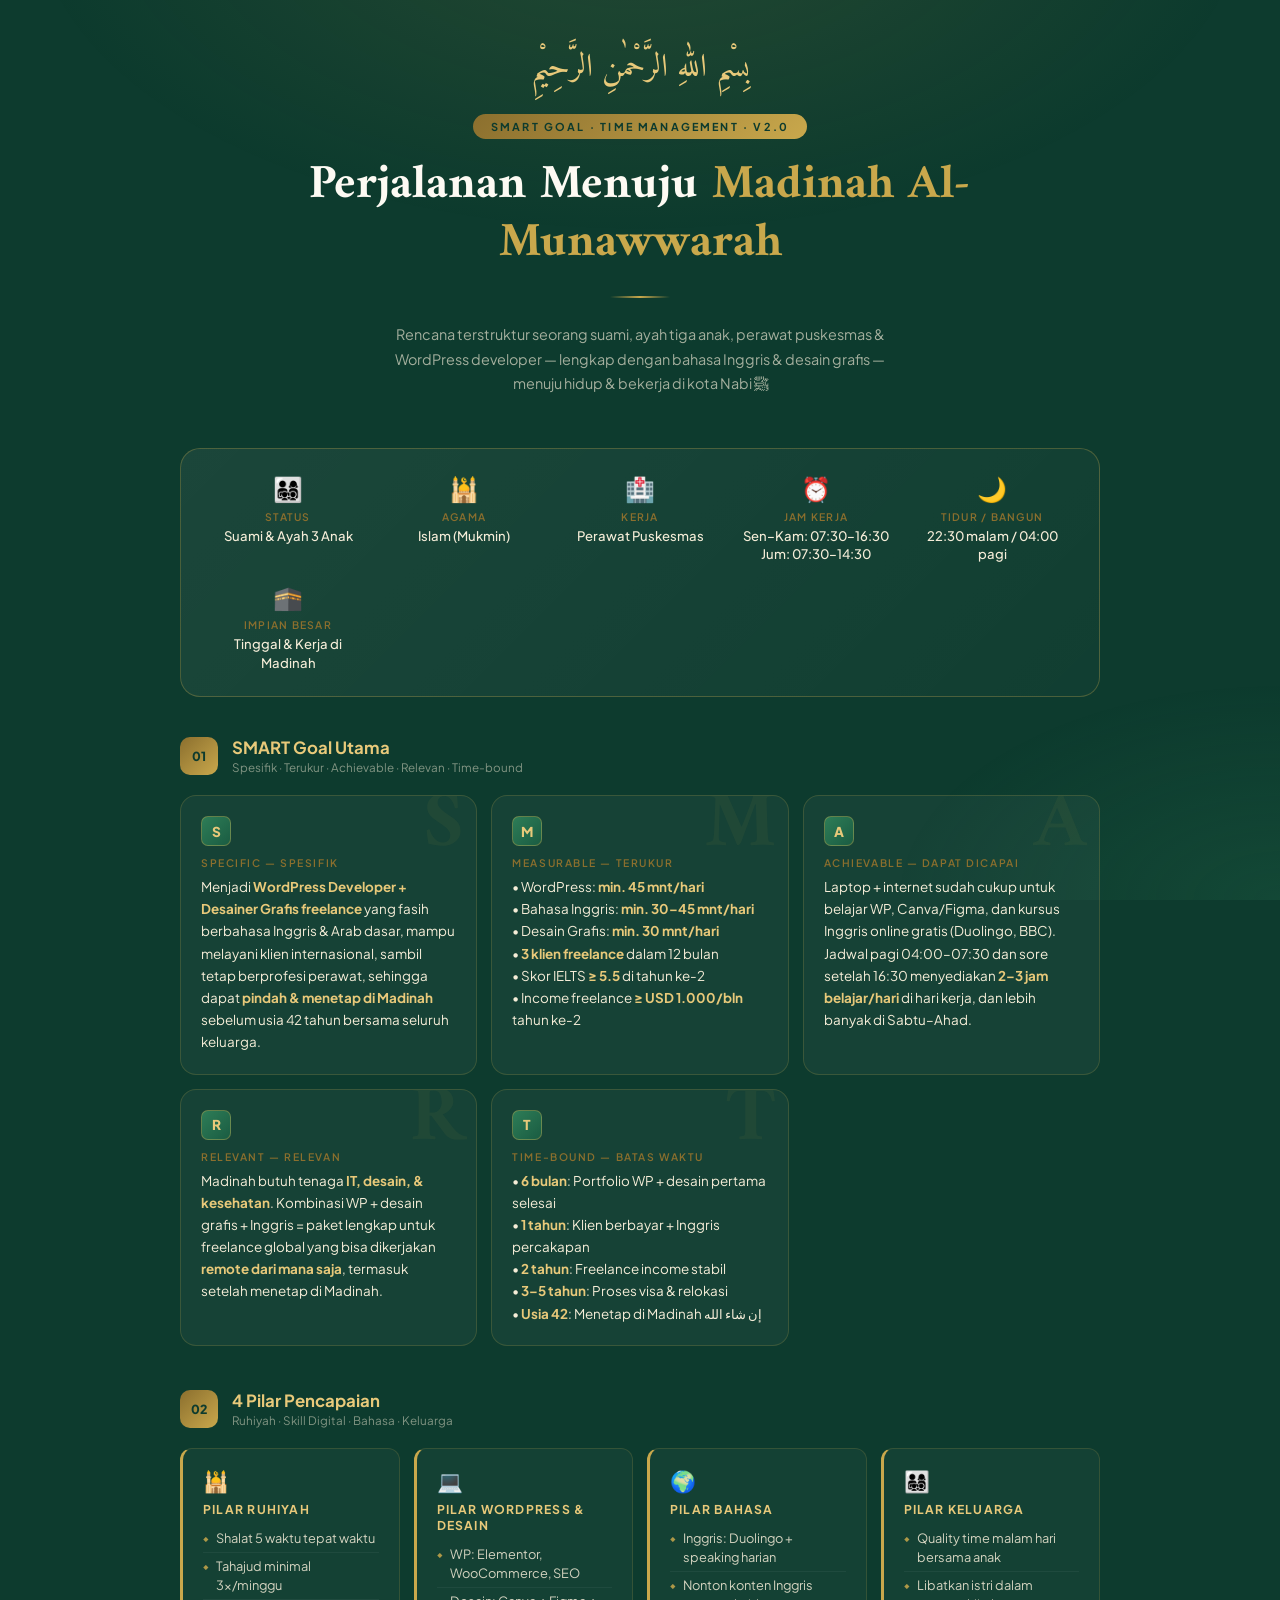
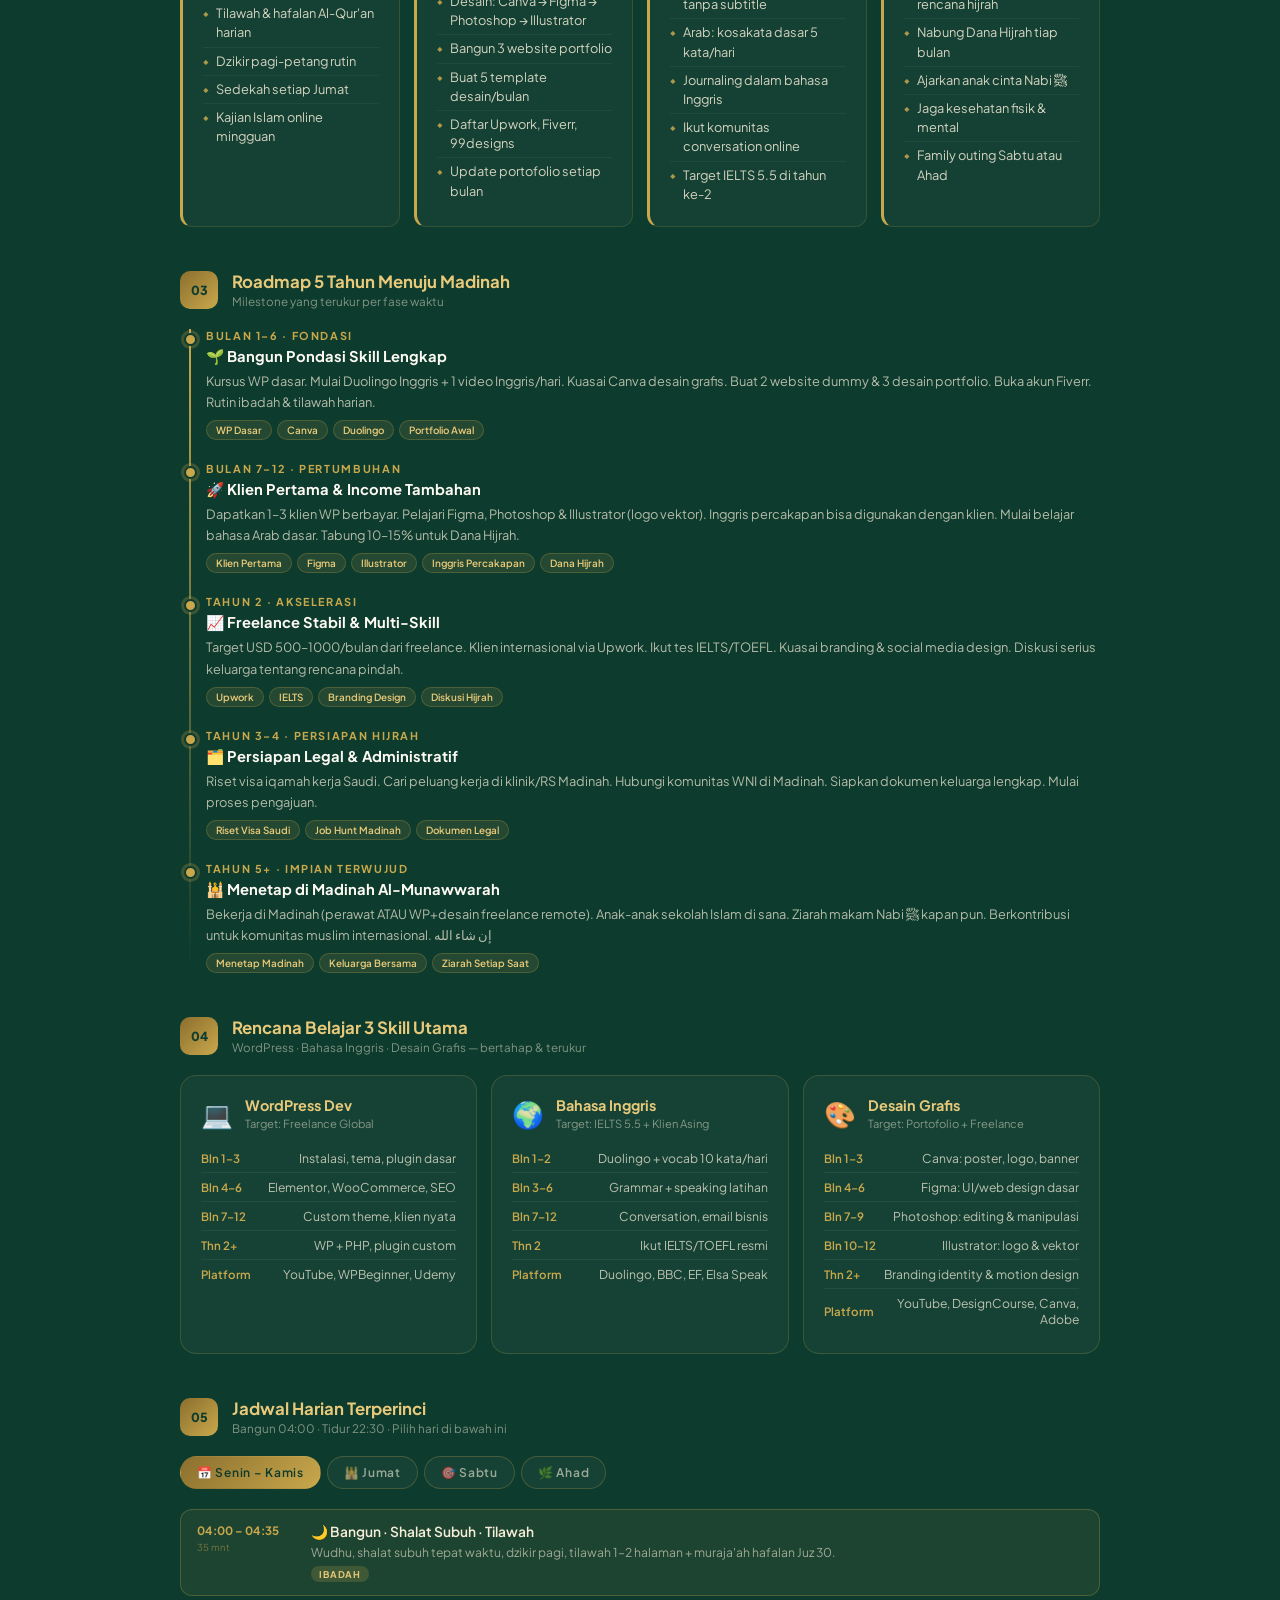
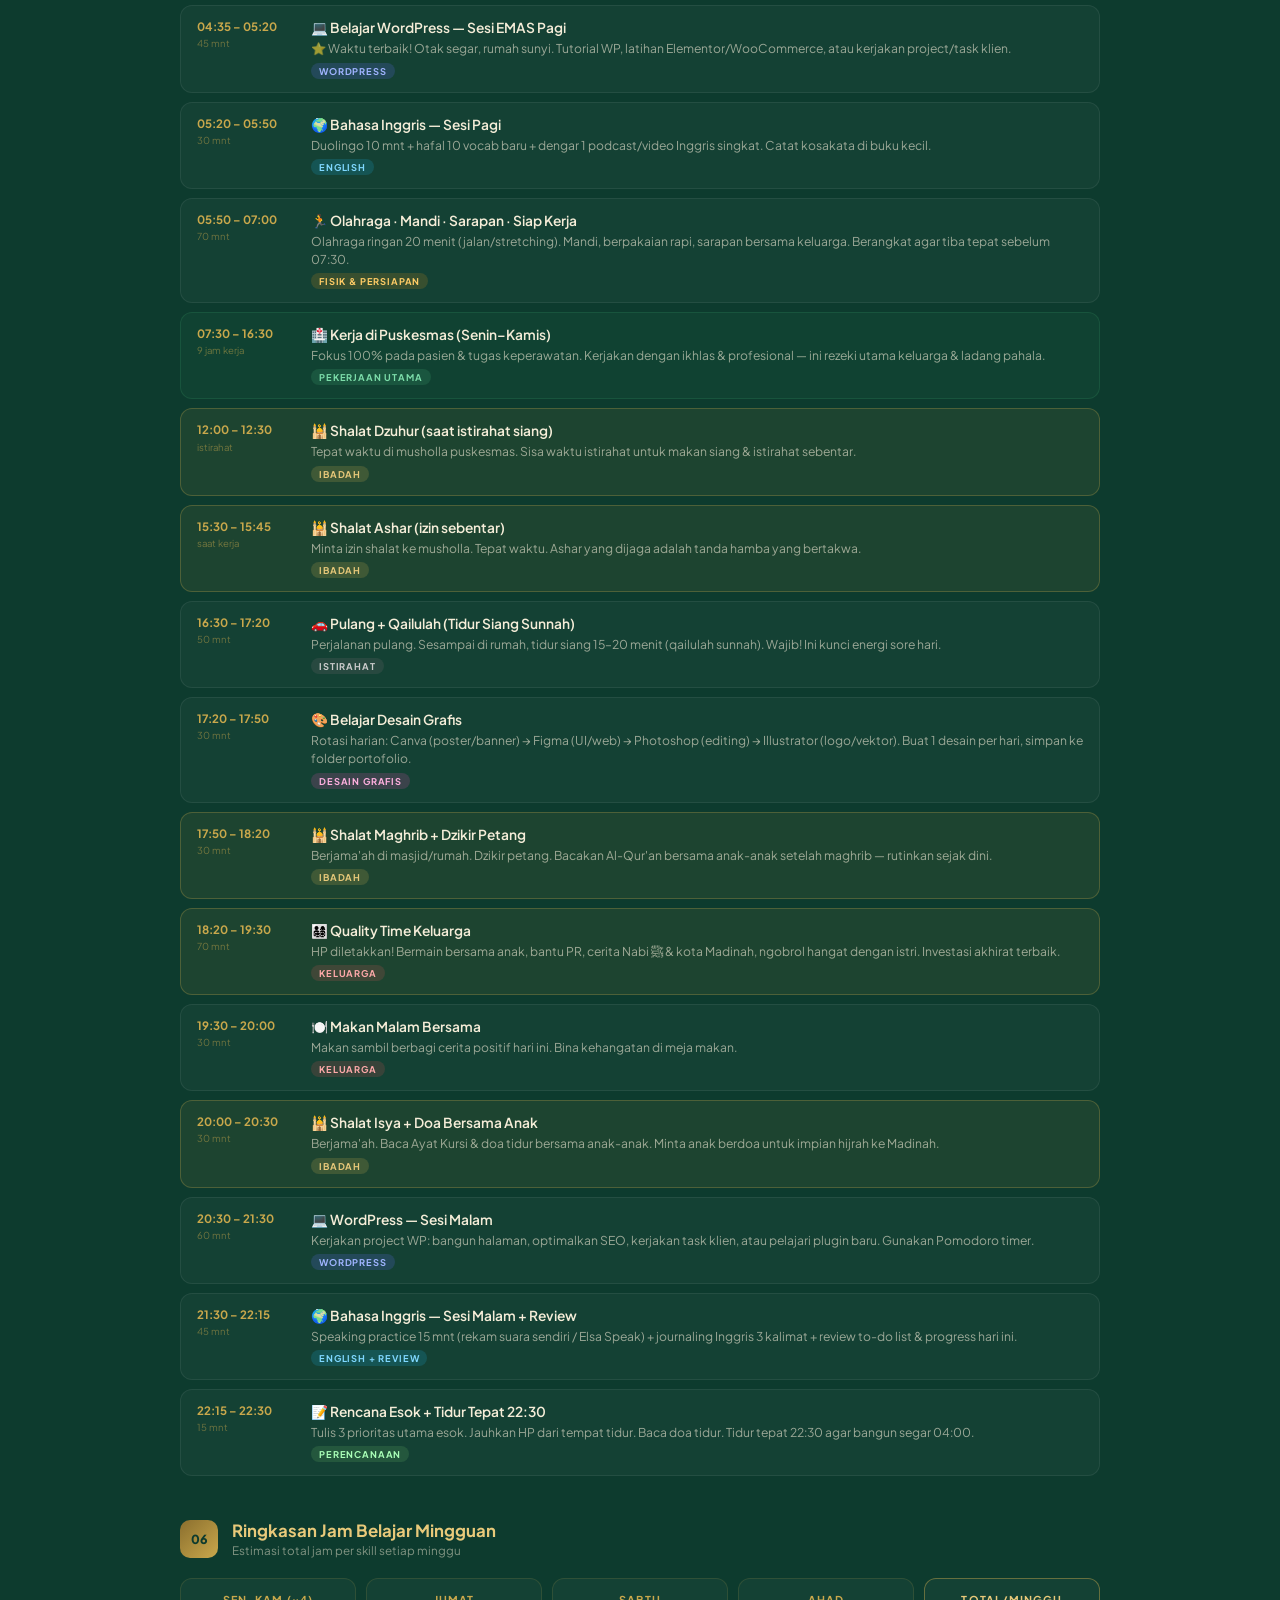
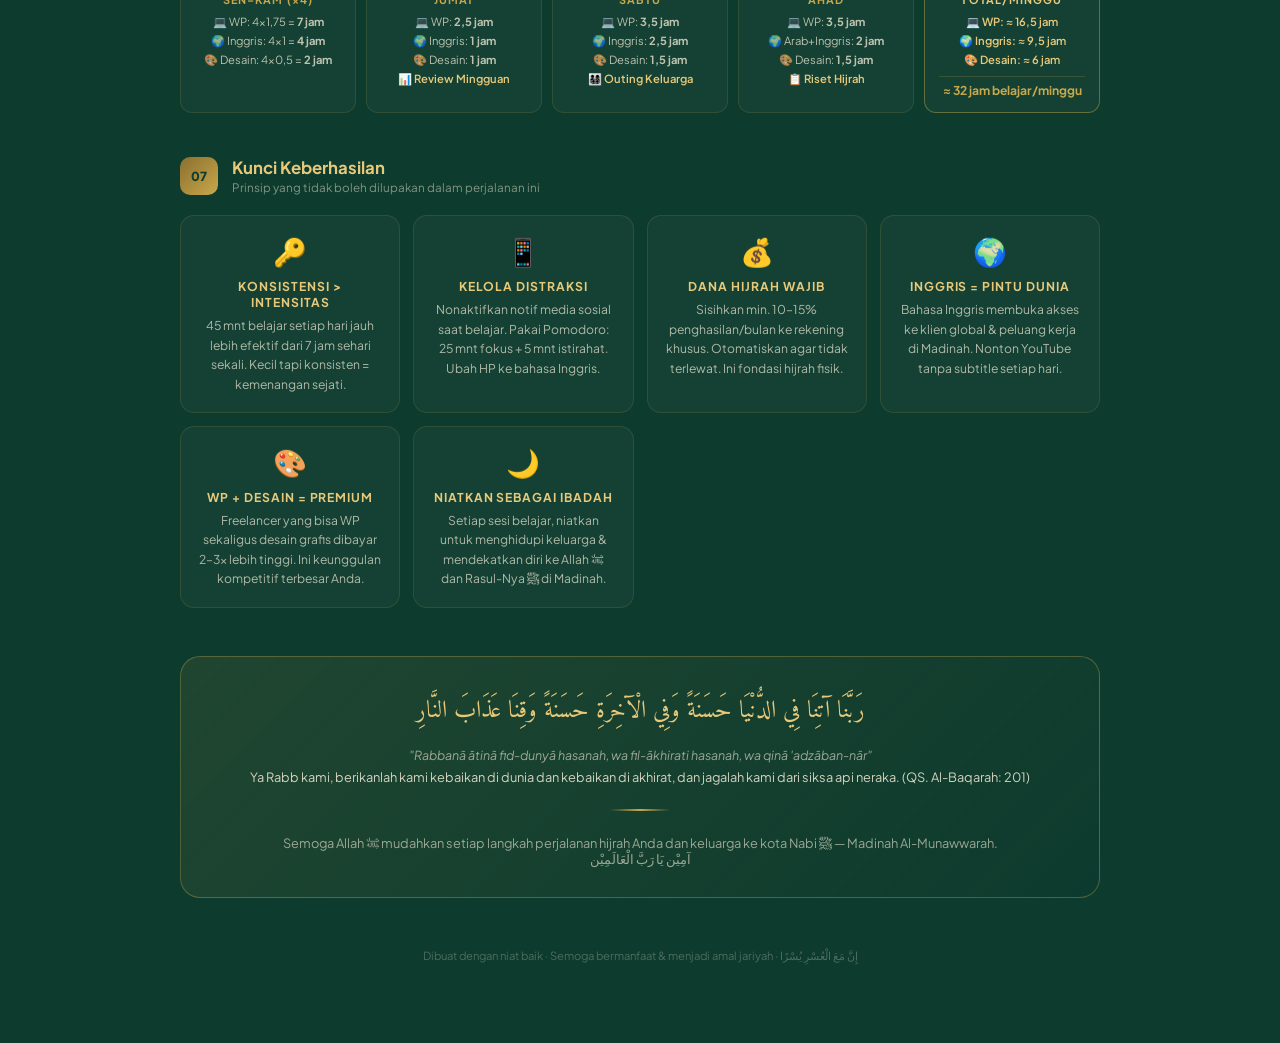
<file: smart-goal-madinah.html>
<!DOCTYPE html>
<html lang="id">
<head>
<meta charset="UTF-8">
<meta name="viewport" content="width=device-width, initial-scale=1.0">
<title>RIZKY'S SMART Goal</title>
<link href="https://fonts.googleapis.com/css2?family=Amiri:ital,wght@0,400;0,700;1,400&family=Plus+Jakarta+Sans:wght@300;400;500;600;700&display=swap" rel="stylesheet">
<style>
  :root {
    --gold: #C9A84C;
    --gold-light: #E8C97A;
    --gold-dim: #8B6F2E;
    --green-dark: #0D3B2E;
    --green-mid: #1A5C42;
    --green-light: #2E7D57;
    --cream: #F5EDD8;
    --cream-dim: #E8DCBF;
    --white: #FDFAF3;
  }
  * { margin: 0; padding: 0; box-sizing: border-box; }
  body {
    background: var(--green-dark);
    font-family: 'Plus Jakarta Sans', sans-serif;
    color: var(--cream);
    min-height: 100vh;
    overflow-x: hidden;
  }
  body::before {
    content: '';
    position: fixed; inset: 0;
    background:
      radial-gradient(ellipse 80% 60% at 50% -10%, rgba(201,168,76,0.12) 0%, transparent 60%),
      radial-gradient(ellipse 50% 40% at 100% 100%, rgba(46,125,87,0.2) 0%, transparent 60%);
    pointer-events: none; z-index: 0;
  }
  .page { position: relative; z-index: 1; max-width: 960px; margin: 0 auto; padding: 40px 20px 80px; }

  .header { text-align: center; margin-bottom: 52px; }
  .bismillah { font-family:'Amiri',serif; font-size:2rem; color:var(--gold-light); margin-bottom:18px; opacity:0; animation:fadeDown .8s ease forwards .2s; }
  .header-badge { display:inline-block; background:linear-gradient(135deg,var(--gold-dim),var(--gold)); color:var(--green-dark); font-size:0.68rem; font-weight:700; letter-spacing:.2em; text-transform:uppercase; padding:6px 18px; border-radius:100px; margin-bottom:18px; opacity:0; animation:fadeDown .8s ease forwards .4s; }
  h1 { font-family:'Amiri',serif; font-size:clamp(1.9rem,5vw,3rem); font-weight:700; color:var(--white); line-height:1.2; margin-bottom:14px; opacity:0; animation:fadeDown .8s ease forwards .5s; }
  h1 span { color:var(--gold); }
  .header-sub { font-size:.9rem; color:rgba(245,237,216,0.65); max-width:540px; margin:0 auto; line-height:1.7; opacity:0; animation:fadeDown .8s ease forwards .65s; }
  .divider { width:60px; height:2px; background:linear-gradient(90deg,transparent,var(--gold),transparent); margin:24px auto; }

  .profile-card { background:linear-gradient(135deg,rgba(255,255,255,0.06),rgba(255,255,255,0.02)); border:1px solid rgba(201,168,76,0.3); border-radius:20px; padding:24px 28px; margin-bottom:40px; display:grid; grid-template-columns:repeat(auto-fit,minmax(140px,1fr)); gap:18px; opacity:0; animation:fadeUp .8s ease forwards .8s; }
  .profile-item { text-align:center; }
  .profile-icon { font-size:1.5rem; margin-bottom:6px; }
  .profile-label { font-size:.65rem; letter-spacing:.12em; text-transform:uppercase; color:var(--gold-dim); font-weight:600; margin-bottom:4px; }
  .profile-value { font-size:.82rem; color:var(--cream); font-weight:500; line-height:1.4; }

  .section { margin-bottom:44px; opacity:0; animation:fadeUp .8s ease forwards; }
  .section:nth-child(3){animation-delay:.85s}
  .section:nth-child(4){animation-delay:.95s}
  .section:nth-child(5){animation-delay:1.05s}
  .section:nth-child(6){animation-delay:1.15s}
  .section:nth-child(7){animation-delay:1.25s}
  .section:nth-child(8){animation-delay:1.35s}
  .section:nth-child(9){animation-delay:1.45s}

  .section-header { display:flex; align-items:center; gap:14px; margin-bottom:20px; }
  .section-num { width:38px; height:38px; background:linear-gradient(135deg,var(--gold-dim),var(--gold)); color:var(--green-dark); border-radius:10px; display:flex; align-items:center; justify-content:center; font-size:.78rem; font-weight:800; flex-shrink:0; }
  .section-title { font-size:1.05rem; font-weight:700; color:var(--gold-light); }
  .section-subtitle { font-size:.73rem; color:rgba(245,237,216,0.5); margin-top:2px; }

  .smart-grid { display:grid; grid-template-columns:repeat(auto-fit,minmax(250px,1fr)); gap:14px; }
  .smart-card { background:rgba(255,255,255,0.04); border:1px solid rgba(201,168,76,0.2); border-radius:16px; padding:20px; transition:border-color .3s,background .3s; position:relative; overflow:hidden; }
  .smart-card::before { content:attr(data-letter); position:absolute; top:-10px; right:12px; font-family:'Amiri',serif; font-size:5rem; font-weight:700; color:var(--gold); opacity:0.06; line-height:1; pointer-events:none; }
  .smart-card:hover { background:rgba(201,168,76,0.07); border-color:rgba(201,168,76,0.45); }
  .smart-letter { display:inline-flex; align-items:center; justify-content:center; width:30px; height:30px; background:linear-gradient(135deg,var(--green-light),var(--green-mid)); border:1px solid rgba(201,168,76,0.4); border-radius:7px; font-weight:800; font-size:.85rem; color:var(--gold-light); margin-bottom:10px; }
  .smart-word { font-size:.65rem; text-transform:uppercase; letter-spacing:.15em; color:var(--gold-dim); font-weight:600; margin-bottom:7px; }
  .smart-text { font-size:.84rem; color:var(--cream); line-height:1.65; }
  .smart-text strong { color:var(--gold-light); }

  .pillars { display:grid; grid-template-columns:repeat(auto-fit,minmax(210px,1fr)); gap:14px; }
  .pillar { background:rgba(255,255,255,0.03); border:1px solid rgba(201,168,76,0.18); border-left:3px solid var(--gold); border-radius:12px; padding:18px 20px; }
  .pillar-icon { font-size:1.3rem; margin-bottom:7px; }
  .pillar-title { font-size:.76rem; font-weight:700; color:var(--gold-light); text-transform:uppercase; letter-spacing:.1em; margin-bottom:8px; }
  .pillar-items { list-style:none; }
  .pillar-items li { font-size:.8rem; color:var(--cream); opacity:.85; padding:4px 0; border-bottom:1px solid rgba(255,255,255,0.06); display:flex; align-items:flex-start; gap:7px; line-height:1.5; }
  .pillar-items li:last-child { border-bottom:none; }
  .pillar-items li::before { content:'◆'; color:var(--gold); font-size:.42rem; margin-top:5px; flex-shrink:0; }

  .timeline { position:relative; padding-left:26px; }
  .timeline::before { content:''; position:absolute; left:9px; top:0; bottom:0; width:2px; background:linear-gradient(180deg,var(--gold),transparent); }
  .tl-item { position:relative; margin-bottom:22px; }
  .tl-dot { position:absolute; left:-22px; top:4px; width:13px; height:13px; background:var(--gold); border-radius:50%; border:2px solid var(--green-dark); box-shadow:0 0 0 3px rgba(201,168,76,0.25); }
  .tl-period { font-size:.68rem; font-weight:700; letter-spacing:.15em; text-transform:uppercase; color:var(--gold); margin-bottom:5px; }
  .tl-title { font-size:.92rem; font-weight:700; color:var(--white); margin-bottom:5px; }
  .tl-desc { font-size:.8rem; color:rgba(245,237,216,0.72); line-height:1.65; }
  .tl-tags { display:flex; flex-wrap:wrap; gap:5px; margin-top:7px; }
  .tl-tag { font-size:.62rem; padding:3px 9px; border-radius:100px; background:rgba(201,168,76,0.12); border:1px solid rgba(201,168,76,0.25); color:var(--gold-light); font-weight:600; }

  .skill-grid { display:grid; grid-template-columns:repeat(auto-fit,minmax(240px,1fr)); gap:14px; }
  .skill-card { background:rgba(255,255,255,0.04); border:1px solid rgba(201,168,76,0.2); border-radius:16px; padding:20px; }
  .skill-header { display:flex; align-items:center; gap:12px; margin-bottom:14px; }
  .skill-icon { font-size:1.6rem; }
  .skill-name { font-size:.9rem; font-weight:700; color:var(--gold-light); }
  .skill-sub { font-size:.7rem; color:rgba(245,237,216,0.5); margin-top:2px; }
  .skill-row { display:flex; justify-content:space-between; align-items:center; padding:6px 0; border-bottom:1px solid rgba(255,255,255,0.06); }
  .skill-row:last-child { border-bottom:none; }
  .skill-phase { color:var(--gold); font-weight:600; font-size:.72rem; }
  .skill-detail { color:rgba(245,237,216,0.75); font-size:.76rem; text-align:right; }

  /* TAB */
  .tab-bar { display:flex; gap:6px; flex-wrap:wrap; margin-bottom:20px; }
  .tab-btn { padding:8px 16px; border-radius:100px; border:1px solid rgba(201,168,76,0.25); background:rgba(255,255,255,0.04); color:rgba(245,237,216,0.6); font-family:'Plus Jakarta Sans',sans-serif; font-size:.75rem; font-weight:600; letter-spacing:.06em; cursor:pointer; transition:all .25s; }
  .tab-btn:hover { background:rgba(201,168,76,0.1); color:var(--gold-light); }
  .tab-btn.active { background:linear-gradient(135deg,var(--gold-dim),var(--gold)); color:var(--green-dark); border-color:transparent; }
  .tab-pane { display:none; }
  .tab-pane.active { display:block; }

  /* SCHEDULE */
  .schedule { display:grid; gap:9px; }
  .sched-item { display:grid; grid-template-columns:100px 1fr; gap:14px; align-items:start; padding:13px 16px; border-radius:12px; background:rgba(255,255,255,0.03); border:1px solid rgba(255,255,255,0.07); transition:background .2s; }
  .sched-item:hover { background:rgba(201,168,76,0.06); }
  .sched-item.highlight { background:rgba(201,168,76,0.09); border-color:rgba(201,168,76,0.28); }
  .sched-item.kerja-block { background:rgba(46,125,87,0.12); border-color:rgba(46,125,87,0.3); }
  .sched-time { font-size:.72rem; font-weight:700; color:var(--gold); line-height:1.4; }
  .sched-dur { font-size:.6rem; color:rgba(201,168,76,0.5); font-weight:400; margin-top:2px; }
  .sched-act { font-size:.86rem; font-weight:600; color:var(--cream); margin-bottom:3px; }
  .sched-note { font-size:.76rem; color:rgba(245,237,216,0.6); line-height:1.5; }
  .sched-cat { display:inline-block; font-size:.58rem; padding:2px 8px; border-radius:100px; font-weight:700; letter-spacing:.09em; text-transform:uppercase; margin-top:5px; }
  .cat-ibadah   { background:rgba(201,168,76,0.2);  color:var(--gold-light); }
  .cat-kerja    { background:rgba(46,125,87,0.35);  color:#7DDDAA; }
  .cat-wp       { background:rgba(80,100,200,0.25); color:#A0B4FF; }
  .cat-english  { background:rgba(30,160,200,0.22); color:#80D8FF; }
  .cat-desain   { background:rgba(200,80,160,0.22); color:#FFB0E0; }
  .cat-keluarga { background:rgba(200,80,80,0.2);   color:#FFAAAA; }
  .cat-istirahat{ background:rgba(100,100,100,0.25);color:#CCCCCC; }
  .cat-fisik    { background:rgba(200,140,30,0.2);  color:#FFCC66; }
  .cat-review   { background:rgba(100,180,100,0.2); color:#AAFFB8; }

  .week-summary { display:grid; grid-template-columns:repeat(auto-fit,minmax(130px,1fr)); gap:10px; }
  .week-card { background:rgba(255,255,255,0.03); border:1px solid rgba(201,168,76,0.15); border-radius:12px; padding:14px; text-align:center; }
  .week-day { font-size:.68rem; font-weight:700; letter-spacing:.1em; text-transform:uppercase; color:var(--gold); margin-bottom:8px; }
  .week-items { display:flex; flex-direction:column; gap:4px; }
  .week-item { font-size:.7rem; color:rgba(245,237,216,0.75); }
  .week-item.special { color:var(--gold-light); font-weight:600; }

  .tips-grid { display:grid; grid-template-columns:repeat(auto-fit,minmax(190px,1fr)); gap:13px; }
  .tip-card { background:rgba(255,255,255,0.03); border:1px solid rgba(201,168,76,0.15); border-radius:14px; padding:18px; text-align:center; }
  .tip-icon { font-size:1.7rem; margin-bottom:9px; }
  .tip-title { font-size:.76rem; font-weight:700; color:var(--gold-light); margin-bottom:6px; text-transform:uppercase; letter-spacing:.08em; }
  .tip-text { font-size:.76rem; color:rgba(245,237,216,0.7); line-height:1.6; }

  .doa-box { background:linear-gradient(135deg,rgba(201,168,76,0.1),rgba(13,59,46,0.5)); border:1px solid rgba(201,168,76,0.35); border-radius:20px; padding:30px; text-align:center; margin-top:48px; }
  .doa-arabic { font-family:'Amiri',serif; font-size:1.5rem; color:var(--gold-light); margin-bottom:12px; line-height:2; }
  .doa-latin { font-size:.78rem; color:rgba(245,237,216,0.6); font-style:italic; margin-bottom:6px; }
  .doa-arti { font-size:.8rem; color:rgba(245,237,216,0.85); }
  .footer { text-align:center; margin-top:50px; font-size:.7rem; color:rgba(245,237,216,0.28); }

  @keyframes fadeDown { from{opacity:0;transform:translateY(-18px)}to{opacity:1;transform:translateY(0)} }
  @keyframes fadeUp   { from{opacity:0;transform:translateY(22px)} to{opacity:1;transform:translateY(0)} }
</style>
</head>
<body>
<div class="page">

  <div class="header">
    <div class="bismillah">بِسْمِ اللهِ الرَّحْمٰنِ الرَّحِيْمِ</div>
    <div class="header-badge">SMART Goal · Time Management · v2.0</div>
    <h1>Perjalanan Menuju <span>Madinah Al-Munawwarah</span></h1>
    <div class="divider"></div>
    <p class="header-sub">Rencana terstruktur seorang suami, ayah tiga anak, perawat puskesmas & WordPress developer — lengkap dengan bahasa Inggris & desain grafis — menuju hidup & bekerja di kota Nabi ﷺ</p>
  </div>

  <div class="profile-card">
    <div class="profile-item"><div class="profile-icon">👨‍👩‍👧‍👦</div><div class="profile-label">Status</div><div class="profile-value">Suami & Ayah 3 Anak</div></div>
    <div class="profile-item"><div class="profile-icon">🕌</div><div class="profile-label">Agama</div><div class="profile-value">Islam (Mukmin)</div></div>
    <div class="profile-item"><div class="profile-icon">🏥</div><div class="profile-label">Kerja</div><div class="profile-value">Perawat Puskesmas</div></div>
    <div class="profile-item"><div class="profile-icon">⏰</div><div class="profile-label">Jam Kerja</div><div class="profile-value">Sen–Kam: 07:30–16:30<br>Jum: 07:30–14:30</div></div>
    <div class="profile-item"><div class="profile-icon">🌙</div><div class="profile-label">Tidur / Bangun</div><div class="profile-value">22:30 malam / 04:00 pagi</div></div>
    <div class="profile-item"><div class="profile-icon">🕋</div><div class="profile-label">Impian Besar</div><div class="profile-value">Tinggal & Kerja di Madinah</div></div>
  </div>

  <!-- SMART -->
  <div class="section">
    <div class="section-header">
      <div class="section-num">01</div>
      <div><div class="section-title">SMART Goal Utama</div><div class="section-subtitle">Spesifik · Terukur · Achievable · Relevan · Time-bound</div></div>
    </div>
    <div class="smart-grid">
      <div class="smart-card" data-letter="S">
        <div class="smart-letter">S</div>
        <div class="smart-word">Specific — Spesifik</div>
        <div class="smart-text">Menjadi <strong>WordPress Developer + Desainer Grafis freelance</strong> yang fasih berbahasa Inggris & Arab dasar, mampu melayani klien internasional, sambil tetap berprofesi perawat, sehingga dapat <strong>pindah & menetap di Madinah</strong> sebelum usia 42 tahun bersama seluruh keluarga.</div>
      </div>
      <div class="smart-card" data-letter="M">
        <div class="smart-letter">M</div>
        <div class="smart-word">Measurable — Terukur</div>
        <div class="smart-text">
          • WordPress: <strong>min. 45 mnt/hari</strong><br>
          • Bahasa Inggris: <strong>min. 30–45 mnt/hari</strong><br>
          • Desain Grafis: <strong>min. 30 mnt/hari</strong><br>
          • <strong>3 klien freelance</strong> dalam 12 bulan<br>
          • Skor IELTS <strong>≥ 5.5</strong> di tahun ke-2<br>
          • Income freelance <strong>≥ USD 1.000/bln</strong> tahun ke-2
        </div>
      </div>
      <div class="smart-card" data-letter="A">
        <div class="smart-letter">A</div>
        <div class="smart-word">Achievable — Dapat Dicapai</div>
        <div class="smart-text">Laptop + internet sudah cukup untuk belajar WP, Canva/Figma, dan kursus Inggris online gratis (Duolingo, BBC). Jadwal pagi 04:00–07:30 dan sore setelah 16:30 menyediakan <strong>2–3 jam belajar/hari</strong> di hari kerja, dan lebih banyak di Sabtu–Ahad.</div>
      </div>
      <div class="smart-card" data-letter="R">
        <div class="smart-letter">R</div>
        <div class="smart-word">Relevant — Relevan</div>
        <div class="smart-text">Madinah butuh tenaga <strong>IT, desain, & kesehatan</strong>. Kombinasi WP + desain grafis + Inggris = paket lengkap untuk freelance global yang bisa dikerjakan <strong>remote dari mana saja</strong>, termasuk setelah menetap di Madinah.</div>
      </div>
      <div class="smart-card" data-letter="T">
        <div class="smart-letter">T</div>
        <div class="smart-word">Time-bound — Batas Waktu</div>
        <div class="smart-text">
          • <strong>6 bulan</strong>: Portfolio WP + desain pertama selesai<br>
          • <strong>1 tahun</strong>: Klien berbayar + Inggris percakapan<br>
          • <strong>2 tahun</strong>: Freelance income stabil<br>
          • <strong>3–5 tahun</strong>: Proses visa & relokasi<br>
          • <strong>Usia 42</strong>: Menetap di Madinah إن شاء الله
        </div>
      </div>
    </div>
  </div>

  <!-- PILAR -->
  <div class="section">
    <div class="section-header">
      <div class="section-num">02</div>
      <div><div class="section-title">4 Pilar Pencapaian</div><div class="section-subtitle">Ruhiyah · Skill Digital · Bahasa · Keluarga</div></div>
    </div>
    <div class="pillars">
      <div class="pillar">
        <div class="pillar-icon">🕌</div>
        <div class="pillar-title">Pilar Ruhiyah</div>
        <ul class="pillar-items">
          <li>Shalat 5 waktu tepat waktu</li>
          <li>Tahajud minimal 3x/minggu</li>
          <li>Tilawah & hafalan Al-Qur'an harian</li>
          <li>Dzikir pagi-petang rutin</li>
          <li>Sedekah setiap Jumat</li>
          <li>Kajian Islam online mingguan</li>
        </ul>
      </div>
      <div class="pillar">
        <div class="pillar-icon">💻</div>
        <div class="pillar-title">Pilar WordPress & Desain</div>
        <ul class="pillar-items">
          <li>WP: Elementor, WooCommerce, SEO</li>
          <li>Desain: Canva → Figma → Photoshop → Illustrator</li>
          <li>Bangun 3 website portfolio</li>
          <li>Buat 5 template desain/bulan</li>
          <li>Daftar Upwork, Fiverr, 99designs</li>
          <li>Update portofolio setiap bulan</li>
        </ul>
      </div>
      <div class="pillar">
        <div class="pillar-icon">🌍</div>
        <div class="pillar-title">Pilar Bahasa</div>
        <ul class="pillar-items">
          <li>Inggris: Duolingo + speaking harian</li>
          <li>Nonton konten Inggris tanpa subtitle</li>
          <li>Arab: kosakata dasar 5 kata/hari</li>
          <li>Journaling dalam bahasa Inggris</li>
          <li>Ikut komunitas conversation online</li>
          <li>Target IELTS 5.5 di tahun ke-2</li>
        </ul>
      </div>
      <div class="pillar">
        <div class="pillar-icon">👨‍👩‍👧‍👦</div>
        <div class="pillar-title">Pilar Keluarga</div>
        <ul class="pillar-items">
          <li>Quality time malam hari bersama anak</li>
          <li>Libatkan istri dalam rencana hijrah</li>
          <li>Nabung Dana Hijrah tiap bulan</li>
          <li>Ajarkan anak cinta Nabi ﷺ</li>
          <li>Jaga kesehatan fisik & mental</li>
          <li>Family outing Sabtu atau Ahad</li>
        </ul>
      </div>
    </div>
  </div>

  <!-- ROADMAP -->
  <div class="section">
    <div class="section-header">
      <div class="section-num">03</div>
      <div><div class="section-title">Roadmap 5 Tahun Menuju Madinah</div><div class="section-subtitle">Milestone yang terukur per fase waktu</div></div>
    </div>
    <div class="timeline">
      <div class="tl-item">
        <div class="tl-dot"></div>
        <div class="tl-period">Bulan 1–6 · Fondasi</div>
        <div class="tl-title">🌱 Bangun Pondasi Skill Lengkap</div>
        <div class="tl-desc">Kursus WP dasar. Mulai Duolingo Inggris + 1 video Inggris/hari. Kuasai Canva desain grafis. Buat 2 website dummy & 3 desain portfolio. Buka akun Fiverr. Rutin ibadah & tilawah harian.</div>
        <div class="tl-tags"><span class="tl-tag">WP Dasar</span><span class="tl-tag">Canva</span><span class="tl-tag">Duolingo</span><span class="tl-tag">Portfolio Awal</span></div>
      </div>
      <div class="tl-item">
        <div class="tl-dot"></div>
        <div class="tl-period">Bulan 7–12 · Pertumbuhan</div>
        <div class="tl-title">🚀 Klien Pertama & Income Tambahan</div>
        <div class="tl-desc">Dapatkan 1–3 klien WP berbayar. Pelajari Figma, Photoshop & Illustrator (logo vektor). Inggris percakapan bisa digunakan dengan klien. Mulai belajar bahasa Arab dasar. Tabung 10–15% untuk Dana Hijrah.</div>
        <div class="tl-tags"><span class="tl-tag">Klien Pertama</span><span class="tl-tag">Figma</span><span class="tl-tag">Illustrator</span><span class="tl-tag">Inggris Percakapan</span><span class="tl-tag">Dana Hijrah</span></div>
      </div>
      <div class="tl-item">
        <div class="tl-dot"></div>
        <div class="tl-period">Tahun 2 · Akselerasi</div>
        <div class="tl-title">📈 Freelance Stabil & Multi-Skill</div>
        <div class="tl-desc">Target USD 500–1000/bulan dari freelance. Klien internasional via Upwork. Ikut tes IELTS/TOEFL. Kuasai branding & social media design. Diskusi serius keluarga tentang rencana pindah.</div>
        <div class="tl-tags"><span class="tl-tag">Upwork</span><span class="tl-tag">IELTS</span><span class="tl-tag">Branding Design</span><span class="tl-tag">Diskusi Hijrah</span></div>
      </div>
      <div class="tl-item">
        <div class="tl-dot"></div>
        <div class="tl-period">Tahun 3–4 · Persiapan Hijrah</div>
        <div class="tl-title">🗂️ Persiapan Legal & Administratif</div>
        <div class="tl-desc">Riset visa iqamah kerja Saudi. Cari peluang kerja di klinik/RS Madinah. Hubungi komunitas WNI di Madinah. Siapkan dokumen keluarga lengkap. Mulai proses pengajuan.</div>
        <div class="tl-tags"><span class="tl-tag">Riset Visa Saudi</span><span class="tl-tag">Job Hunt Madinah</span><span class="tl-tag">Dokumen Legal</span></div>
      </div>
      <div class="tl-item">
        <div class="tl-dot"></div>
        <div class="tl-period">Tahun 5+ · Impian Terwujud</div>
        <div class="tl-title">🕌 Menetap di Madinah Al-Munawwarah</div>
        <div class="tl-desc">Bekerja di Madinah (perawat ATAU WP+desain freelance remote). Anak-anak sekolah Islam di sana. Ziarah makam Nabi ﷺ kapan pun. Berkontribusi untuk komunitas muslim internasional. إن شاء الله</div>
        <div class="tl-tags"><span class="tl-tag">Menetap Madinah</span><span class="tl-tag">Keluarga Bersama</span><span class="tl-tag">Ziarah Setiap Saat</span></div>
      </div>
    </div>
  </div>

  <!-- SKILL PLAN -->
  <div class="section">
    <div class="section-header">
      <div class="section-num">04</div>
      <div><div class="section-title">Rencana Belajar 3 Skill Utama</div><div class="section-subtitle">WordPress · Bahasa Inggris · Desain Grafis — bertahap & terukur</div></div>
    </div>
    <div class="skill-grid">
      <div class="skill-card">
        <div class="skill-header"><div class="skill-icon">💻</div><div><div class="skill-name">WordPress Dev</div><div class="skill-sub">Target: Freelance Global</div></div></div>
        <div class="skill-row"><span class="skill-phase">Bln 1–3</span><span class="skill-detail">Instalasi, tema, plugin dasar</span></div>
        <div class="skill-row"><span class="skill-phase">Bln 4–6</span><span class="skill-detail">Elementor, WooCommerce, SEO</span></div>
        <div class="skill-row"><span class="skill-phase">Bln 7–12</span><span class="skill-detail">Custom theme, klien nyata</span></div>
        <div class="skill-row"><span class="skill-phase">Thn 2+</span><span class="skill-detail">WP + PHP, plugin custom</span></div>
        <div class="skill-row"><span class="skill-phase">Platform</span><span class="skill-detail">YouTube, WPBeginner, Udemy</span></div>
      </div>
      <div class="skill-card">
        <div class="skill-header"><div class="skill-icon">🌍</div><div><div class="skill-name">Bahasa Inggris</div><div class="skill-sub">Target: IELTS 5.5 + Klien Asing</div></div></div>
        <div class="skill-row"><span class="skill-phase">Bln 1–2</span><span class="skill-detail">Duolingo + vocab 10 kata/hari</span></div>
        <div class="skill-row"><span class="skill-phase">Bln 3–6</span><span class="skill-detail">Grammar + speaking latihan</span></div>
        <div class="skill-row"><span class="skill-phase">Bln 7–12</span><span class="skill-detail">Conversation, email bisnis</span></div>
        <div class="skill-row"><span class="skill-phase">Thn 2</span><span class="skill-detail">Ikut IELTS/TOEFL resmi</span></div>
        <div class="skill-row"><span class="skill-phase">Platform</span><span class="skill-detail">Duolingo, BBC, EF, Elsa Speak</span></div>
      </div>
      <div class="skill-card">
        <div class="skill-header"><div class="skill-icon">🎨</div><div><div class="skill-name">Desain Grafis</div><div class="skill-sub">Target: Portofolio + Freelance</div></div></div>
        <div class="skill-row"><span class="skill-phase">Bln 1–3</span><span class="skill-detail">Canva: poster, logo, banner</span></div>
        <div class="skill-row"><span class="skill-phase">Bln 4–6</span><span class="skill-detail">Figma: UI/web design dasar</span></div>
        <div class="skill-row"><span class="skill-phase">Bln 7–9</span><span class="skill-detail">Photoshop: editing & manipulasi</span></div>
        <div class="skill-row"><span class="skill-phase">Bln 10–12</span><span class="skill-detail">Illustrator: logo & vektor</span></div>
        <div class="skill-row"><span class="skill-phase">Thn 2+</span><span class="skill-detail">Branding identity & motion design</span></div>
        <div class="skill-row"><span class="skill-phase">Platform</span><span class="skill-detail">YouTube, DesignCourse, Canva, Adobe</span></div>
      </div>
    </div>
  </div>

  <!-- JADWAL PER HARI -->
  <div class="section">
    <div class="section-header">
      <div class="section-num">05</div>
      <div><div class="section-title">Jadwal Harian Terperinci</div><div class="section-subtitle">Bangun 04:00 · Tidur 22:30 · Pilih hari di bawah ini</div></div>
    </div>

    <div class="tab-bar">
      <button class="tab-btn active" onclick="showTab('senkam',this)">📅 Senin – Kamis</button>
      <button class="tab-btn" onclick="showTab('jumat',this)">🕌 Jumat</button>
      <button class="tab-btn" onclick="showTab('sabtu',this)">🎯 Sabtu</button>
      <button class="tab-btn" onclick="showTab('ahad',this)">🌿 Ahad</button>
    </div>

    <!-- SENIN-KAMIS -->
    <div class="tab-pane active" id="tab-senkam">
      <div class="schedule">
        <div class="sched-item highlight">
          <div class="sched-time">04:00 – 04:35<div class="sched-dur">35 mnt</div></div>
          <div><div class="sched-act">🌙 Bangun · Shalat Subuh · Tilawah</div>
          <div class="sched-note">Wudhu, shalat subuh tepat waktu, dzikir pagi, tilawah 1–2 halaman + muraja'ah hafalan Juz 30.</div>
          <span class="sched-cat cat-ibadah">Ibadah</span></div>
        </div>
        <div class="sched-item">
          <div class="sched-time">04:35 – 05:20<div class="sched-dur">45 mnt</div></div>
          <div><div class="sched-act">💻 Belajar WordPress — Sesi EMAS Pagi</div>
          <div class="sched-note">⭐ Waktu terbaik! Otak segar, rumah sunyi. Tutorial WP, latihan Elementor/WooCommerce, atau kerjakan project/task klien.</div>
          <span class="sched-cat cat-wp">WordPress</span></div>
        </div>
        <div class="sched-item">
          <div class="sched-time">05:20 – 05:50<div class="sched-dur">30 mnt</div></div>
          <div><div class="sched-act">🌍 Bahasa Inggris — Sesi Pagi</div>
          <div class="sched-note">Duolingo 10 mnt + hafal 10 vocab baru + dengar 1 podcast/video Inggris singkat. Catat kosakata di buku kecil.</div>
          <span class="sched-cat cat-english">English</span></div>
        </div>
        <div class="sched-item">
          <div class="sched-time">05:50 – 07:00<div class="sched-dur">70 mnt</div></div>
          <div><div class="sched-act">🏃 Olahraga · Mandi · Sarapan · Siap Kerja</div>
          <div class="sched-note">Olahraga ringan 20 menit (jalan/stretching). Mandi, berpakaian rapi, sarapan bersama keluarga. Berangkat agar tiba tepat sebelum 07:30.</div>
          <span class="sched-cat cat-fisik">Fisik & Persiapan</span></div>
        </div>
        <div class="sched-item kerja-block">
          <div class="sched-time">07:30 – 16:30<div class="sched-dur">9 jam kerja</div></div>
          <div><div class="sched-act">🏥 Kerja di Puskesmas (Senin–Kamis)</div>
          <div class="sched-note">Fokus 100% pada pasien & tugas keperawatan. Kerjakan dengan ikhlas & profesional — ini rezeki utama keluarga & ladang pahala.</div>
          <span class="sched-cat cat-kerja">Pekerjaan Utama</span></div>
        </div>
        <div class="sched-item highlight">
          <div class="sched-time">12:00 – 12:30<div class="sched-dur">istirahat</div></div>
          <div><div class="sched-act">🕌 Shalat Dzuhur (saat istirahat siang)</div>
          <div class="sched-note">Tepat waktu di musholla puskesmas. Sisa waktu istirahat untuk makan siang & istirahat sebentar.</div>
          <span class="sched-cat cat-ibadah">Ibadah</span></div>
        </div>
        <div class="sched-item highlight">
          <div class="sched-time">15:30 – 15:45<div class="sched-dur">saat kerja</div></div>
          <div><div class="sched-act">🕌 Shalat Ashar (izin sebentar)</div>
          <div class="sched-note">Minta izin shalat ke musholla. Tepat waktu. Ashar yang dijaga adalah tanda hamba yang bertakwa.</div>
          <span class="sched-cat cat-ibadah">Ibadah</span></div>
        </div>
        <div class="sched-item">
          <div class="sched-time">16:30 – 17:20<div class="sched-dur">50 mnt</div></div>
          <div><div class="sched-act">🚗 Pulang + Qailulah (Tidur Siang Sunnah)</div>
          <div class="sched-note">Perjalanan pulang. Sesampai di rumah, tidur siang 15–20 menit (qailulah sunnah). Wajib! Ini kunci energi sore hari.</div>
          <span class="sched-cat cat-istirahat">Istirahat</span></div>
        </div>
        <div class="sched-item">
          <div class="sched-time">17:20 – 17:50<div class="sched-dur">30 mnt</div></div>
          <div><div class="sched-act">🎨 Belajar Desain Grafis</div>
          <div class="sched-note">Rotasi harian: Canva (poster/banner) → Figma (UI/web) → Photoshop (editing) → Illustrator (logo/vektor). Buat 1 desain per hari, simpan ke folder portofolio.</div>
          <span class="sched-cat cat-desain">Desain Grafis</span></div>
        </div>
        <div class="sched-item highlight">
          <div class="sched-time">17:50 – 18:20<div class="sched-dur">30 mnt</div></div>
          <div><div class="sched-act">🕌 Shalat Maghrib + Dzikir Petang</div>
          <div class="sched-note">Berjama'ah di masjid/rumah. Dzikir petang. Bacakan Al-Qur'an bersama anak-anak setelah maghrib — rutinkan sejak dini.</div>
          <span class="sched-cat cat-ibadah">Ibadah</span></div>
        </div>
        <div class="sched-item highlight">
          <div class="sched-time">18:20 – 19:30<div class="sched-dur">70 mnt</div></div>
          <div><div class="sched-act">👨‍👩‍👧‍👦 Quality Time Keluarga</div>
          <div class="sched-note">HP diletakkan! Bermain bersama anak, bantu PR, cerita Nabi ﷺ & kota Madinah, ngobrol hangat dengan istri. Investasi akhirat terbaik.</div>
          <span class="sched-cat cat-keluarga">Keluarga</span></div>
        </div>
        <div class="sched-item">
          <div class="sched-time">19:30 – 20:00<div class="sched-dur">30 mnt</div></div>
          <div><div class="sched-act">🍽️ Makan Malam Bersama</div>
          <div class="sched-note">Makan sambil berbagi cerita positif hari ini. Bina kehangatan di meja makan.</div>
          <span class="sched-cat cat-keluarga">Keluarga</span></div>
        </div>
        <div class="sched-item highlight">
          <div class="sched-time">20:00 – 20:30<div class="sched-dur">30 mnt</div></div>
          <div><div class="sched-act">🕌 Shalat Isya + Doa Bersama Anak</div>
          <div class="sched-note">Berjama'ah. Baca Ayat Kursi & doa tidur bersama anak-anak. Minta anak berdoa untuk impian hijrah ke Madinah.</div>
          <span class="sched-cat cat-ibadah">Ibadah</span></div>
        </div>
        <div class="sched-item">
          <div class="sched-time">20:30 – 21:30<div class="sched-dur">60 mnt</div></div>
          <div><div class="sched-act">💻 WordPress — Sesi Malam</div>
          <div class="sched-note">Kerjakan project WP: bangun halaman, optimalkan SEO, kerjakan task klien, atau pelajari plugin baru. Gunakan Pomodoro timer.</div>
          <span class="sched-cat cat-wp">WordPress</span></div>
        </div>
        <div class="sched-item">
          <div class="sched-time">21:30 – 22:15<div class="sched-dur">45 mnt</div></div>
          <div><div class="sched-act">🌍 Bahasa Inggris — Sesi Malam + Review</div>
          <div class="sched-note">Speaking practice 15 mnt (rekam suara sendiri / Elsa Speak) + journaling Inggris 3 kalimat + review to-do list & progress hari ini.</div>
          <span class="sched-cat cat-english">English + Review</span></div>
        </div>
        <div class="sched-item">
          <div class="sched-time">22:15 – 22:30<div class="sched-dur">15 mnt</div></div>
          <div><div class="sched-act">📝 Rencana Esok + Tidur Tepat 22:30</div>
          <div class="sched-note">Tulis 3 prioritas utama esok. Jauhkan HP dari tempat tidur. Baca doa tidur. Tidur tepat 22:30 agar bangun segar 04:00.</div>
          <span class="sched-cat cat-review">Perencanaan</span></div>
        </div>
      </div>
    </div>

    <!-- JUMAT -->
    <div class="tab-pane" id="tab-jumat">
      <div class="schedule">
        <div class="sched-item highlight">
          <div class="sched-time">04:00 – 04:45<div class="sched-dur">45 mnt</div></div>
          <div><div class="sched-act">🌙 Subuh + Tilawah Al-Kahfi (Sunnah Jumat)</div>
          <div class="sched-note">Hari Jumat: baca Surah Al-Kahfi (pahala besar, sinaran cahaya hingga Jumat berikutnya). Perbanyak dzikir & shalawat. Doa khusus hijrah.</div>
          <span class="sched-cat cat-ibadah">Ibadah Istimewa</span></div>
        </div>
        <div class="sched-item">
          <div class="sched-time">04:45 – 05:30<div class="sched-dur">45 mnt</div></div>
          <div><div class="sched-act">💻 Belajar WordPress</div>
          <div class="sched-note">Sesi pagi WP: fokus pada hal yang paling perlu dikuasai minggu ini. Catat progress di jurnal belajar mingguan.</div>
          <span class="sched-cat cat-wp">WordPress</span></div>
        </div>
        <div class="sched-item">
          <div class="sched-time">05:30 – 06:00<div class="sched-dur">30 mnt</div></div>
          <div><div class="sched-act">🌍 Bahasa Inggris</div>
          <div class="sched-note">Duolingo + mendengarkan podcast/BBC English saat bersiap. Santai namun tetap konsisten.</div>
          <span class="sched-cat cat-english">English</span></div>
        </div>
        <div class="sched-item">
          <div class="sched-time">06:00 – 07:20<div class="sched-dur">80 mnt</div></div>
          <div><div class="sched-act">🏃 Mandi Jumat + Wangi-wangian + Siap Berangkat</div>
          <div class="sched-note">Sunnah Jumat: mandi, pakai wewangian, kenakan pakaian terbaik. Berangkat kerja lebih awal. Baca shalawat dalam perjalanan.</div>
          <span class="sched-cat cat-fisik">Persiapan Jumat</span></div>
        </div>
        <div class="sched-item kerja-block">
          <div class="sched-time">07:30 – 11:30<div class="sched-dur">4 jam</div></div>
          <div><div class="sched-act">🏥 Kerja Puskesmas (Pagi Jumat)</div>
          <div class="sched-note">Kerja dengan profesional hingga menjelang waktu shalat Jumat. Koordinasi izin untuk keluar tepat waktu.</div>
          <span class="sched-cat cat-kerja">Pekerjaan</span></div>
        </div>
        <div class="sched-item highlight">
          <div class="sched-time">11:30 – 13:00<div class="sched-dur">90 mnt</div></div>
          <div><div class="sched-act">🕌 Shalat Jumat + Dzikir & Shalawat</div>
          <div class="sched-note">Berangkat lebih awal ke masjid. Dengarkan khutbah dengan penuh perhatian. Perbanyak shalawat & doa di waktu mustajab hari Jumat.</div>
          <span class="sched-cat cat-ibadah">Shalat Jumat</span></div>
        </div>
        <div class="sched-item kerja-block">
          <div class="sched-time">13:00 – 14:30<div class="sched-dur">90 mnt</div></div>
          <div><div class="sched-act">🏥 Kerja Puskesmas (Siang — selesai 14:30)</div>
          <div class="sched-note">Jumat pulang lebih awal pukul 14:30. Manfaatkan sisa jam ini untuk recharge & persiapan sore yang lebih produktif.</div>
          <span class="sched-cat cat-kerja">Pekerjaan</span></div>
        </div>
        <div class="sched-item">
          <div class="sched-time">14:30 – 15:15<div class="sched-dur">45 mnt</div></div>
          <div><div class="sched-act">😴 Pulang + Qailulah</div>
          <div class="sched-note">Perjalanan pulang & istirahat siang 20–30 menit. Isi ulang tenaga untuk sesi belajar sore yang lebih panjang.</div>
          <span class="sched-cat cat-istirahat">Istirahat</span></div>
        </div>
        <div class="sched-item highlight">
          <div class="sched-time">15:15 – 15:50<div class="sched-dur">35 mnt</div></div>
          <div><div class="sched-act">🕌 Shalat Ashar + Doa Mustajab Jumat</div>
          <div class="sched-note">Waktu antara Ashar–Maghrib hari Jumat = waktu paling mustajab dalam seminggu. Panjatkan doa hijrah, rezeki halal, dan keselamatan keluarga.</div>
          <span class="sched-cat cat-ibadah">Ibadah Mustajab</span></div>
        </div>
        <div class="sched-item">
          <div class="sched-time">15:50 – 16:50<div class="sched-dur">60 mnt</div></div>
          <div><div class="sched-act">🎨 Desain Grafis — Sesi Lebih Panjang</div>
          <div class="sched-note">Karena pulang lebih awal, manfaatkan untuk sesi desain mendalam: tutorial Figma, Photoshop, atau Illustrator (logo/vektor) — atau kerjakan project desain klien.</div>
          <span class="sched-cat cat-desain">Desain Grafis</span></div>
        </div>
        <div class="sched-item">
          <div class="sched-time">16:50 – 17:35<div class="sched-dur">45 mnt</div></div>
          <div><div class="sched-act">📊 Review Mingguan — Evaluasi Progress</div>
          <div class="sched-note">Evaluasi minggu ini: WP, desain, Inggris, ibadah, keuangan, keluarga. Apa yang berhasil? Apa yang perlu diperbaiki? Rencanakan minggu depan.</div>
          <span class="sched-cat cat-review">Review Mingguan</span></div>
        </div>
        <div class="sched-item highlight">
          <div class="sched-time">17:35 – 18:15<div class="sched-dur">40 mnt</div></div>
          <div><div class="sched-act">🕌 Shalat Maghrib + Sedekah Jumat + Tilawah</div>
          <div class="sched-note">Sedekah rutin setiap Jumat — hari terbaik untuk bersedekah. Tilawah bersama anak setelah maghrib.</div>
          <span class="sched-cat cat-ibadah">Ibadah</span></div>
        </div>
        <div class="sched-item highlight">
          <div class="sched-time">18:15 – 19:45<div class="sched-dur">90 mnt</div></div>
          <div><div class="sched-act">👨‍👩‍👧‍👦 Malam Keluarga — Malam Sabtu Istimewa</div>
          <div class="sched-note">Malam Sabtu = waktu paling santai. Nonton film islami bersama, cerita Nabi ﷺ, atau diskusi mimpi hijrah bersama istri dan anak-anak.</div>
          <span class="sched-cat cat-keluarga">Keluarga</span></div>
        </div>
        <div class="sched-item highlight">
          <div class="sched-time">20:00 – 20:30<div class="sched-dur">30 mnt</div></div>
          <div><div class="sched-act">🕌 Shalat Isya</div>
          <div class="sched-note">Berjama'ah. Doa bersama anak-anak sebelum tidur.</div>
          <span class="sched-cat cat-ibadah">Ibadah</span></div>
        </div>
        <div class="sched-item">
          <div class="sched-time">20:30 – 22:00<div class="sched-dur">90 mnt</div></div>
          <div><div class="sched-act">💻 WP Santai + Nonton Konten Inggris</div>
          <div class="sched-note">Nonton tutorial WP yang ringan / eksplor plugin baru 60 mnt. Akhiri dengan nonton series/film berbahasa Inggris 30 mnt tanpa subtitle.</div>
          <span class="sched-cat cat-wp">WP + English</span></div>
        </div>
        <div class="sched-item">
          <div class="sched-time">22:00 – 22:30<div class="sched-dur">30 mnt</div></div>
          <div><div class="sched-act">😴 Persiapan Tidur</div>
          <div class="sched-note">Tulis 3 hal yang disyukuri hari ini. Doa tidur. Tidur tepat 22:30.</div>
          <span class="sched-cat cat-istirahat">Istirahat</span></div>
        </div>
      </div>
    </div>

    <!-- SABTU -->
    <div class="tab-pane" id="tab-sabtu">
      <div class="schedule">
        <div class="sched-item highlight">
          <div class="sched-time">04:00 – 04:45<div class="sched-dur">45 mnt</div></div>
          <div><div class="sched-act">🌙 Tahajud + Subuh + Tilawah Panjang</div>
          <div class="sched-note">Hari libur penuh — maksimalkan ibadah pagi. Tahajud + subuh + tilawah 3–5 halaman. Berdoa panjang untuk impian hijrah & kemudahan rezeki.</div>
          <span class="sched-cat cat-ibadah">Ibadah</span></div>
        </div>
        <div class="sched-item">
          <div class="sched-time">04:45 – 06:45<div class="sched-dur">120 mnt</div></div>
          <div><div class="sched-act">💻 WordPress — Sesi Intensif Sabtu Pagi</div>
          <div class="sched-note">⭐ Sesi WP TERPANJANG dalam seminggu! Kerjakan project besar: custom theme, bangun halaman website klien, atau pelajari PHP/WooCommerce mendalam.</div>
          <span class="sched-cat cat-wp">WordPress Intensif</span></div>
        </div>
        <div class="sched-item">
          <div class="sched-time">06:45 – 07:45<div class="sched-dur">60 mnt</div></div>
          <div><div class="sched-act">🏃 Olahraga Pagi + Sarapan Keluarga</div>
          <div class="sched-note">Jalan pagi bersama anak-anak atau istri — bonding & sehat bersamaan. Sarapan santai bersama keluarga setelahnya.</div>
          <span class="sched-cat cat-fisik">Fisik + Keluarga</span></div>
        </div>
        <div class="sched-item">
          <div class="sched-time">07:45 – 09:15<div class="sched-dur">90 mnt</div></div>
          <div><div class="sched-act">🎨 Desain Grafis — Sesi Intensif</div>
          <div class="sched-note">Tutorial mendalam: Canva, Figma, Photoshop, atau Illustrator (logo & vektor). Selesaikan 2–3 desain. Upload ke Behance/Instagram portofolio.</div>
          <span class="sched-cat cat-desain">Desain Intensif</span></div>
        </div>
        <div class="sched-item">
          <div class="sched-time">09:15 – 10:15<div class="sched-dur">60 mnt</div></div>
          <div><div class="sched-act">🌍 Bahasa Inggris — Sesi Intensif</div>
          <div class="sched-note">Speaking practice 30 mnt (rekam diri sendiri / HelloTalk / Elsa Speak) + grammar lesson 30 mnt. Fokus email bisnis & komunikasi klien internasional.</div>
          <span class="sched-cat cat-english">English Intensif</span></div>
        </div>
        <div class="sched-item highlight">
          <div class="sched-time">10:15 – 12:00<div class="sched-dur">105 mnt</div></div>
          <div><div class="sched-act">👨‍👩‍👧‍👦 Outing / Aktivitas Keluarga</div>
          <div class="sched-note">Jalan ke taman, perpustakaan, atau wisata keluarga. HP hanya untuk foto. Hadir penuh. Ceritakan tentang Madinah kepada anak-anak dengan cara menyenangkan.</div>
          <span class="sched-cat cat-keluarga">Keluarga</span></div>
        </div>
        <div class="sched-item highlight">
          <div class="sched-time">12:00 – 12:30<div class="sched-dur">30 mnt</div></div>
          <div><div class="sched-act">🕌 Shalat Dzuhur Berjama'ah</div>
          <div class="sched-note">Shalat dzuhur di masjid terdekat saat outing. Ajarkan anak laki-laki untuk shalat berjama'ah sejak dini.</div>
          <span class="sched-cat cat-ibadah">Ibadah</span></div>
        </div>
        <div class="sched-item">
          <div class="sched-time">12:30 – 14:00<div class="sched-dur">90 mnt</div></div>
          <div><div class="sched-act">🍽️ Makan Siang Keluarga + Qailulah</div>
          <div class="sched-note">Makan siang bersama. Istirahat/qailulah 30 menit. Tidak ada layar, tidak ada belajar — tubuh butuh recharge total.</div>
          <span class="sched-cat cat-istirahat">Keluarga + Istirahat</span></div>
        </div>
        <div class="sched-item">
          <div class="sched-time">14:00 – 15:30<div class="sched-dur">90 mnt</div></div>
          <div><div class="sched-act">💻 Freelance Marketing — Fiverr & Upwork</div>
          <div class="sched-note">Update profil Fiverr/Upwork, buat gig baru, apply ke 3–5 job posting, atau kirim proposal ke klien potensial. Strategi marketing freelance.</div>
          <span class="sched-cat cat-wp">WP + Freelance</span></div>
        </div>
        <div class="sched-item highlight">
          <div class="sched-time">15:30 – 16:15<div class="sched-dur">45 mnt</div></div>
          <div><div class="sched-act">🕌 Shalat Ashar + Kajian Islam Online</div>
          <div class="sched-note">Shalat ashar berjama'ah. Dengarkan 1 ceramah singkat online: tema hijrah, rezeki halal, atau fiqih muamalah digital.</div>
          <span class="sched-cat cat-ibadah">Ibadah + Kajian</span></div>
        </div>
        <div class="sched-item highlight">
          <div class="sched-time">17:30 – 18:15<div class="sched-dur">45 mnt</div></div>
          <div><div class="sched-act">🕌 Shalat Maghrib + Tilawah Bersama Anak</div>
          <div class="sched-note">Tilawah & hafalan pendek bersama anak setelah maghrib. Rutinkan — ini pembentukan karakter Qur'ani anak-anak Anda.</div>
          <span class="sched-cat cat-ibadah">Ibadah</span></div>
        </div>
        <div class="sched-item highlight">
          <div class="sched-time">18:15 – 20:00<div class="sched-dur">105 mnt</div></div>
          <div><div class="sched-act">👨‍👩‍👧‍👦 Malam Bersama Keluarga</div>
          <div class="sched-note">Makan malam, board game, atau aktivitas kreatif bersama anak. Momen terbaik dalam sehari.</div>
          <span class="sched-cat cat-keluarga">Keluarga</span></div>
        </div>
        <div class="sched-item highlight">
          <div class="sched-time">20:00 – 20:30<div class="sched-dur">30 mnt</div></div>
          <div><div class="sched-act">🕌 Shalat Isya</div>
          <div class="sched-note">Berjama'ah. Doa bersama anak sebelum tidur.</div>
          <span class="sched-cat cat-ibadah">Ibadah</span></div>
        </div>
        <div class="sched-item">
          <div class="sched-time">20:30 – 22:00<div class="sched-dur">90 mnt</div></div>
          <div><div class="sched-act">🌍 Inggris Santai + Baca Pengembangan Diri</div>
          <div class="sched-note">Nonton film/series Inggris tanpa subtitle 45 mnt + baca buku pengembangan diri atau eksplorasi tren desain grafis terbaru 45 mnt.</div>
          <span class="sched-cat cat-english">English + Desain</span></div>
        </div>
        <div class="sched-item">
          <div class="sched-time">22:00 – 22:30<div class="sched-dur">30 mnt</div></div>
          <div><div class="sched-act">😴 Gratitude Journal + Tidur</div>
          <div class="sched-note">Tulis 3 hal yang disyukuri hari ini. Doa tidur. Tidur tepat 22:30.</div>
          <span class="sched-cat cat-istirahat">Istirahat</span></div>
        </div>
      </div>
    </div>

    <!-- AHAD -->
    <div class="tab-pane" id="tab-ahad">
      <div class="schedule">
        <div class="sched-item highlight">
          <div class="sched-time">04:00 – 05:00<div class="sched-dur">60 mnt</div></div>
          <div><div class="sched-act">🌙 Tahajud + Subuh + Tilawah + Doa Panjang</div>
          <div class="sched-note">Ahad = hari libur penuh. Mulai dengan ibadah terbaik. Tilawah 3–5 halaman. Berdoa panjang untuk hajat hijrah, rezeki halal, dan keberkahan keluarga.</div>
          <span class="sched-cat cat-ibadah">Ibadah Utama</span></div>
        </div>
        <div class="sched-item">
          <div class="sched-time">05:00 – 07:00<div class="sched-dur">120 mnt</div></div>
          <div><div class="sched-act">💻 WordPress — Deep Work Session</div>
          <div class="sched-note">Sesi kerja mendalam. Kerjakan project yang butuh konsentrasi: custom coding, perbaikan performa website, atau pelajari skill WP tingkat lanjut.</div>
          <span class="sched-cat cat-wp">WordPress Deep Work</span></div>
        </div>
        <div class="sched-item">
          <div class="sched-time">07:00 – 08:00<div class="sched-dur">60 mnt</div></div>
          <div><div class="sched-act">🌍 Arab Dasar + Bahasa Inggris</div>
          <div class="sched-note">Bahasa Arab 30 mnt (kosakata harian penting untuk hidup di Madinah) + Bahasa Inggris 30 mnt (conversation atau grammar). Dua bahasa = dua kunci pintu dunia.</div>
          <span class="sched-cat cat-english">Arab + English</span></div>
        </div>
        <div class="sched-item">
          <div class="sched-time">08:00 – 09:00<div class="sched-dur">60 mnt</div></div>
          <div><div class="sched-act">🏃 Olahraga + Sarapan Keluarga</div>
          <div class="sched-note">Olahraga lebih lama di hari Ahad. Sarapan santai bersama keluarga. Rencanakan hari bersama dengan ngobrol ringan.</div>
          <span class="sched-cat cat-fisik">Fisik + Keluarga</span></div>
        </div>
        <div class="sched-item">
          <div class="sched-time">09:00 – 10:30<div class="sched-dur">90 mnt</div></div>
          <div><div class="sched-act">🎨 Desain Grafis — Project Portofolio</div>
          <div class="sched-note">Buat project desain lebih besar: branding pack (Illustrator/Photoshop), mockup website (Figma), atau template media sosial lengkap. Simpan dan upload ke Behance/Dribbble.</div>
          <span class="sched-cat cat-desain">Desain Grafis</span></div>
        </div>
        <div class="sched-item highlight">
          <div class="sched-time">10:30 – 12:00<div class="sched-dur">90 mnt</div></div>
          <div><div class="sched-act">👨‍👩‍👧‍👦 Aktivitas Keluarga Islami</div>
          <div class="sched-note">Mengaji bersama anak, membaca buku islami, permainan edukatif, atau berkebun bersama. Ceritakan kisah Nabi ﷺ dan kota Madinah kepada anak dengan cara menarik.</div>
          <span class="sched-cat cat-keluarga">Keluarga</span></div>
        </div>
        <div class="sched-item highlight">
          <div class="sched-time">12:00 – 12:30<div class="sched-dur">30 mnt</div></div>
          <div><div class="sched-act">🕌 Shalat Dzuhur Berjama'ah</div>
          <div class="sched-note">Ajak anak laki-laki ke masjid. Biasakan sejak kecil agar mencintai masjid seperti umat yang mencintai Masjid Nabawi.</div>
          <span class="sched-cat cat-ibadah">Ibadah</span></div>
        </div>
        <div class="sched-item">
          <div class="sched-time">12:30 – 14:00<div class="sched-dur">90 mnt</div></div>
          <div><div class="sched-act">🍽️ Makan Siang + Istirahat Total</div>
          <div class="sched-note">Makan siang bersama. Qailulah 30 menit. Tidak ada layar, tidak ada belajar. Tubuh butuh recharge penuh untuk memulai minggu baru besok.</div>
          <span class="sched-cat cat-istirahat">Keluarga + Istirahat</span></div>
        </div>
        <div class="sched-item">
          <div class="sched-time">14:00 – 15:30<div class="sched-dur">90 mnt</div></div>
          <div><div class="sched-act">📋 Perencanaan & Administrasi Hijrah</div>
          <div class="sched-note">Setiap Ahad: evaluasi progres bulan ini. Cek tabungan Dana Hijrah. Riset informasi terbaru tentang visa Saudi, komunitas WNI di Madinah, atau lowongan kerja di sana.</div>
          <span class="sched-cat cat-review">Perencanaan Hijrah</span></div>
        </div>
        <div class="sched-item highlight">
          <div class="sched-time">15:30 – 16:30<div class="sched-dur">60 mnt</div></div>
          <div><div class="sched-act">🕌 Shalat Ashar + Halaqah / Kajian Mingguan</div>
          <div class="sched-note">Shalat ashar berjama'ah. Ikut halaqah mingguan di masjid atau online. Perluas wawasan Islam & jalin silaturahim dengan komunitas yang mendukung impian hijrah.</div>
          <span class="sched-cat cat-ibadah">Ibadah + Kajian</span></div>
        </div>
        <div class="sched-item">
          <div class="sched-time">16:30 – 17:30<div class="sched-dur">60 mnt</div></div>
          <div><div class="sched-act">💻 Freelance: Proposal & Networking</div>
          <div class="sched-note">Kirim 3–5 proposal Fiverr/Upwork. Aktif di forum WP & komunitas desainer. Bangun relasi dengan freelancer dan komunitas muslim perantau Saudi.</div>
          <span class="sched-cat cat-wp">Freelance Networking</span></div>
        </div>
        <div class="sched-item highlight">
          <div class="sched-time">17:30 – 18:15<div class="sched-dur">45 mnt</div></div>
          <div><div class="sched-act">🕌 Maghrib + Muhasabah Mingguan</div>
          <div class="sched-note">Setelah maghrib: muhasabah — sudahkah ibadah, belajar, dan keluarga seimbang minggu ini? Apa syukur terbesar? Apa yang perlu diperbaiki?</div>
          <span class="sched-cat cat-ibadah">Ibadah + Muhasabah</span></div>
        </div>
        <div class="sched-item highlight">
          <div class="sched-time">18:15 – 20:00<div class="sched-dur">105 mnt</div></div>
          <div><div class="sched-act">👨‍👩‍👧‍👦 Malam Keluarga — Persiapan Senin</div>
          <div class="sched-note">Makan malam bersama. Diskusi ringan dengan istri tentang progres & rencana minggu depan. Siapkan anak-anak untuk sekolah dan siapkan diri untuk minggu kerja baru.</div>
          <span class="sched-cat cat-keluarga">Keluarga</span></div>
        </div>
        <div class="sched-item highlight">
          <div class="sched-time">20:00 – 20:30<div class="sched-dur">30 mnt</div></div>
          <div><div class="sched-act">🕌 Shalat Isya + Doa Bersama Anak</div>
          <div class="sched-note">Tutup hari Ahad dengan isya berjama'ah. Minta anak berdoa dengan kata mereka sendiri — momen mendidik iman yang tak ternilai.</div>
          <span class="sched-cat cat-ibadah">Ibadah</span></div>
        </div>
        <div class="sched-item">
          <div class="sched-time">20:30 – 22:00<div class="sched-dur">90 mnt</div></div>
          <div><div class="sched-act">📝 Rencanakan Minggu Baru + Belajar Santai</div>
          <div class="sched-note">Buat target minggu depan (WP, desain, Inggris, ibadah, keuangan). Sisanya: baca buku pengembangan diri atau nonton konten Inggris/desain ringan.</div>
          <span class="sched-cat cat-review">Perencanaan Minggu</span></div>
        </div>
        <div class="sched-item">
          <div class="sched-time">22:00 – 22:30<div class="sched-dur">30 mnt</div></div>
          <div><div class="sched-act">😴 Gratitude + Doa Tidur</div>
          <div class="sched-note">Tulis 3 hal syukur hari ini. Niatkan bangun 04:00. Berdoa. Tidur tepat 22:30 untuk memulai Senin dengan penuh semangat.</div>
          <span class="sched-cat cat-istirahat">Istirahat</span></div>
        </div>
      </div>
    </div>
  </div>

  <!-- RINGKASAN MINGGUAN -->
  <div class="section">
    <div class="section-header">
      <div class="section-num">06</div>
      <div><div class="section-title">Ringkasan Jam Belajar Mingguan</div><div class="section-subtitle">Estimasi total jam per skill setiap minggu</div></div>
    </div>
    <div class="week-summary">
      <div class="week-card">
        <div class="week-day">Sen–Kam (×4)</div>
        <div class="week-items">
          <div class="week-item">💻 WP: 4×1,75 = <strong>7 jam</strong></div>
          <div class="week-item">🌍 Inggris: 4×1 = <strong>4 jam</strong></div>
          <div class="week-item">🎨 Desain: 4×0,5 = <strong>2 jam</strong></div>
        </div>
      </div>
      <div class="week-card">
        <div class="week-day">Jumat</div>
        <div class="week-items">
          <div class="week-item">💻 WP: <strong>2,5 jam</strong></div>
          <div class="week-item">🌍 Inggris: <strong>1 jam</strong></div>
          <div class="week-item">🎨 Desain: <strong>1 jam</strong></div>
          <div class="week-item special">📊 Review Mingguan</div>
        </div>
      </div>
      <div class="week-card">
        <div class="week-day">Sabtu</div>
        <div class="week-items">
          <div class="week-item">💻 WP: <strong>3,5 jam</strong></div>
          <div class="week-item">🌍 Inggris: <strong>2,5 jam</strong></div>
          <div class="week-item">🎨 Desain: <strong>1,5 jam</strong></div>
          <div class="week-item special">👨‍👩‍👧‍👦 Outing Keluarga</div>
        </div>
      </div>
      <div class="week-card">
        <div class="week-day">Ahad</div>
        <div class="week-items">
          <div class="week-item">💻 WP: <strong>3,5 jam</strong></div>
          <div class="week-item">🌍 Arab+Inggris: <strong>2 jam</strong></div>
          <div class="week-item">🎨 Desain: <strong>1,5 jam</strong></div>
          <div class="week-item special">📋 Riset Hijrah</div>
        </div>
      </div>
      <div class="week-card" style="border-color:rgba(201,168,76,0.45);">
        <div class="week-day" style="color:var(--gold-light);">TOTAL/MINGGU</div>
        <div class="week-items">
          <div class="week-item special">💻 WP: ≈ 16,5 jam</div>
          <div class="week-item special">🌍 Inggris: ≈ 9,5 jam</div>
          <div class="week-item special">🎨 Desain: ≈ 6 jam</div>
          <div class="week-item" style="color:var(--gold);font-weight:700;font-size:.76rem;margin-top:5px;border-top:1px solid rgba(201,168,76,0.2);padding-top:5px;">≈ 32 jam belajar/minggu</div>
        </div>
      </div>
    </div>
  </div>

  <!-- TIPS -->
  <div class="section">
    <div class="section-header">
      <div class="section-num">07</div>
      <div><div class="section-title">Kunci Keberhasilan</div><div class="section-subtitle">Prinsip yang tidak boleh dilupakan dalam perjalanan ini</div></div>
    </div>
    <div class="tips-grid">
      <div class="tip-card"><div class="tip-icon">🔑</div><div class="tip-title">Konsistensi > Intensitas</div><div class="tip-text">45 mnt belajar setiap hari jauh lebih efektif dari 7 jam sehari sekali. Kecil tapi konsisten = kemenangan sejati.</div></div>
      <div class="tip-card"><div class="tip-icon">📱</div><div class="tip-title">Kelola Distraksi</div><div class="tip-text">Nonaktifkan notif media sosial saat belajar. Pakai Pomodoro: 25 mnt fokus + 5 mnt istirahat. Ubah HP ke bahasa Inggris.</div></div>
      <div class="tip-card"><div class="tip-icon">💰</div><div class="tip-title">Dana Hijrah Wajib</div><div class="tip-text">Sisihkan min. 10–15% penghasilan/bulan ke rekening khusus. Otomatiskan agar tidak terlewat. Ini fondasi hijrah fisik.</div></div>
      <div class="tip-card"><div class="tip-icon">🌍</div><div class="tip-title">Inggris = Pintu Dunia</div><div class="tip-text">Bahasa Inggris membuka akses ke klien global & peluang kerja di Madinah. Nonton YouTube tanpa subtitle setiap hari.</div></div>
      <div class="tip-card"><div class="tip-icon">🎨</div><div class="tip-title">WP + Desain = Premium</div><div class="tip-text">Freelancer yang bisa WP sekaligus desain grafis dibayar 2–3x lebih tinggi. Ini keunggulan kompetitif terbesar Anda.</div></div>
      <div class="tip-card"><div class="tip-icon">🌙</div><div class="tip-title">Niatkan sebagai Ibadah</div><div class="tip-text">Setiap sesi belajar, niatkan untuk menghidupi keluarga & mendekatkan diri ke Allah ﷻ dan Rasul-Nya ﷺ di Madinah.</div></div>
    </div>
  </div>

  <!-- DOA -->
  <div class="doa-box">
    <div class="doa-arabic">رَبَّنَا آتِنَا فِي الدُّنْيَا حَسَنَةً وَفِي الْآخِرَةِ حَسَنَةً وَقِنَا عَذَابَ النَّارِ</div>
    <div class="doa-latin">"Rabbanā ātinā fid-dunyā hasanah, wa fil-ākhirati hasanah, wa qinā 'adzāban-nār"</div>
    <div class="doa-arti">Ya Rabb kami, berikanlah kami kebaikan di dunia dan kebaikan di akhirat, dan jagalah kami dari siksa api neraka. (QS. Al-Baqarah: 201)</div>
    <div class="divider" style="margin-top:24px"></div>
    <div style="font-size:.8rem; color:rgba(245,237,216,0.6); margin-top:8px;">
      Semoga Allah ﷻ mudahkan setiap langkah perjalanan hijrah Anda dan keluarga ke kota Nabi ﷺ — Madinah Al-Munawwarah.<br>
      آمِيْن يَا رَبَّ الْعَالَمِيْن
    </div>
  </div>

  <div class="footer">Dibuat dengan niat baik · Semoga bermanfaat & menjadi amal jariyah · إِنَّ مَعَ الْعُسْرِ يُسْرًا</div>
</div>

<script>
function showTab(id, btn) {
  document.querySelectorAll('.tab-pane').forEach(p => p.classList.remove('active'));
  document.querySelectorAll('.tab-btn').forEach(b => b.classList.remove('active'));
  document.getElementById('tab-' + id).classList.add('active');
  btn.classList.add('active');
}
</script>
</body>
</html>
</file>
<file: style.css>
:root {
    --gold: #C9A84C;
    --gold-light: #E8C97A;
    --gold-dim: #8B6F2E;
    --green-dark: #0D3B2E;
    --green-mid: #1A5C42;
    --green-light: #2E7D57;
    --cream: #F5EDD8;
    --cream-dim: #E8DCBF;
    --white: #FDFAF3;
  }
  * { margin: 0; padding: 0; box-sizing: border-box; }
  body {
    background: var(--green-dark);
    font-family: 'Plus Jakarta Sans', sans-serif;
    color: var(--cream);
    min-height: 100vh;
    overflow-x: hidden;
  }
  body::before {
    content: '';
    position: fixed; inset: 0;
    background:
      radial-gradient(ellipse 80% 60% at 50% -10%, rgba(201,168,76,0.12) 0%, transparent 60%),
      radial-gradient(ellipse 50% 40% at 100% 100%, rgba(46,125,87,0.2) 0%, transparent 60%);
    pointer-events: none; z-index: 0;
  }
  .page { position: relative; z-index: 1; max-width: 960px; margin: 0 auto; padding: 40px 20px 80px; }

  .header { text-align: center; margin-bottom: 52px; }
  .bismillah { font-family:'Amiri',serif; font-size:2rem; color:var(--gold-light); margin-bottom:18px; opacity:0; animation:fadeDown .8s ease forwards .2s; }
  .header-badge { display:inline-block; background:linear-gradient(135deg,var(--gold-dim),var(--gold)); color:var(--green-dark); font-size:0.68rem; font-weight:700; letter-spacing:.2em; text-transform:uppercase; padding:6px 18px; border-radius:100px; margin-bottom:18px; opacity:0; animation:fadeDown .8s ease forwards .4s; }
  h1 { font-family:'Amiri',serif; font-size:clamp(1.9rem,5vw,3rem); font-weight:700; color:var(--white); line-height:1.2; margin-bottom:14px; opacity:0; animation:fadeDown .8s ease forwards .5s; }
  h1 span { color:var(--gold); }
  .header-sub { font-size:.9rem; color:rgba(245,237,216,0.65); max-width:540px; margin:0 auto; line-height:1.7; opacity:0; animation:fadeDown .8s ease forwards .65s; }
  .divider { width:60px; height:2px; background:linear-gradient(90deg,transparent,var(--gold),transparent); margin:24px auto; }

  .profile-card { background:linear-gradient(135deg,rgba(255,255,255,0.06),rgba(255,255,255,0.02)); border:1px solid rgba(201,168,76,0.3); border-radius:20px; padding:24px 28px; margin-bottom:40px; display:grid; grid-template-columns:repeat(auto-fit,minmax(140px,1fr)); gap:18px; opacity:0; animation:fadeUp .8s ease forwards .8s; }
  .profile-item { text-align:center; }
  .profile-icon { font-size:1.5rem; margin-bottom:6px; }
  .profile-label { font-size:.65rem; letter-spacing:.12em; text-transform:uppercase; color:var(--gold-dim); font-weight:600; margin-bottom:4px; }
  .profile-value { font-size:.82rem; color:var(--cream); font-weight:500; line-height:1.4; }

  .section { margin-bottom:44px; opacity:0; animation:fadeUp .8s ease forwards; }
  .section:nth-child(3){animation-delay:.85s}
  .section:nth-child(4){animation-delay:.95s}
  .section:nth-child(5){animation-delay:1.05s}
  .section:nth-child(6){animation-delay:1.15s}
  .section:nth-child(7){animation-delay:1.25s}
  .section:nth-child(8){animation-delay:1.35s}
  .section:nth-child(9){animation-delay:1.45s}

  .section-header { display:flex; align-items:center; gap:14px; margin-bottom:20px; }
  .section-num { width:38px; height:38px; background:linear-gradient(135deg,var(--gold-dim),var(--gold)); color:var(--green-dark); border-radius:10px; display:flex; align-items:center; justify-content:center; font-size:.78rem; font-weight:800; flex-shrink:0; }
  .section-title { font-size:1.05rem; font-weight:700; color:var(--gold-light); }
  .section-subtitle { font-size:.73rem; color:rgba(245,237,216,0.5); margin-top:2px; }

  .smart-grid { display:grid; grid-template-columns:repeat(auto-fit,minmax(250px,1fr)); gap:14px; }
  .smart-card { background:rgba(255,255,255,0.04); border:1px solid rgba(201,168,76,0.2); border-radius:16px; padding:20px; transition:border-color .3s,background .3s; position:relative; overflow:hidden; }
  .smart-card::before { content:attr(data-letter); position:absolute; top:-10px; right:12px; font-family:'Amiri',serif; font-size:5rem; font-weight:700; color:var(--gold); opacity:0.06; line-height:1; pointer-events:none; }
  .smart-card:hover { background:rgba(201,168,76,0.07); border-color:rgba(201,168,76,0.45); }
  .smart-letter { display:inline-flex; align-items:center; justify-content:center; width:30px; height:30px; background:linear-gradient(135deg,var(--green-light),var(--green-mid)); border:1px solid rgba(201,168,76,0.4); border-radius:7px; font-weight:800; font-size:.85rem; color:var(--gold-light); margin-bottom:10px; }
  .smart-word { font-size:.65rem; text-transform:uppercase; letter-spacing:.15em; color:var(--gold-dim); font-weight:600; margin-bottom:7px; }
  .smart-text { font-size:.84rem; color:var(--cream); line-height:1.65; }
  .smart-text strong { color:var(--gold-light); }

  .pillars { display:grid; grid-template-columns:repeat(auto-fit,minmax(210px,1fr)); gap:14px; }
  .pillar { background:rgba(255,255,255,0.03); border:1px solid rgba(201,168,76,0.18); border-left:3px solid var(--gold); border-radius:12px; padding:18px 20px; }
  .pillar-icon { font-size:1.3rem; margin-bottom:7px; }
  .pillar-title { font-size:.76rem; font-weight:700; color:var(--gold-light); text-transform:uppercase; letter-spacing:.1em; margin-bottom:8px; }
  .pillar-items { list-style:none; }
  .pillar-items li { font-size:.8rem; color:var(--cream); opacity:.85; padding:4px 0; border-bottom:1px solid rgba(255,255,255,0.06); display:flex; align-items:flex-start; gap:7px; line-height:1.5; }
  .pillar-items li:last-child { border-bottom:none; }
  .pillar-items li::before { content:'◆'; color:var(--gold); font-size:.42rem; margin-top:5px; flex-shrink:0; }

  .timeline { position:relative; padding-left:26px; }
  .timeline::before { content:''; position:absolute; left:9px; top:0; bottom:0; width:2px; background:linear-gradient(180deg,var(--gold),transparent); }
  .tl-item { position:relative; margin-bottom:22px; }
  .tl-dot { position:absolute; left:-22px; top:4px; width:13px; height:13px; background:var(--gold); border-radius:50%; border:2px solid var(--green-dark); box-shadow:0 0 0 3px rgba(201,168,76,0.25); }
  .tl-period { font-size:.68rem; font-weight:700; letter-spacing:.15em; text-transform:uppercase; color:var(--gold); margin-bottom:5px; }
  .tl-title { font-size:.92rem; font-weight:700; color:var(--white); margin-bottom:5px; }
  .tl-desc { font-size:.8rem; color:rgba(245,237,216,0.72); line-height:1.65; }
  .tl-tags { display:flex; flex-wrap:wrap; gap:5px; margin-top:7px; }
  .tl-tag { font-size:.62rem; padding:3px 9px; border-radius:100px; background:rgba(201,168,76,0.12); border:1px solid rgba(201,168,76,0.25); color:var(--gold-light); font-weight:600; }

  .skill-grid { display:grid; grid-template-columns:repeat(auto-fit,minmax(240px,1fr)); gap:14px; }
  .skill-card { background:rgba(255,255,255,0.04); border:1px solid rgba(201,168,76,0.2); border-radius:16px; padding:20px; }
  .skill-header { display:flex; align-items:center; gap:12px; margin-bottom:14px; }
  .skill-icon { font-size:1.6rem; }
  .skill-name { font-size:.9rem; font-weight:700; color:var(--gold-light); }
  .skill-sub { font-size:.7rem; color:rgba(245,237,216,0.5); margin-top:2px; }
  .skill-row { display:flex; justify-content:space-between; align-items:center; padding:6px 0; border-bottom:1px solid rgba(255,255,255,0.06); }
  .skill-row:last-child { border-bottom:none; }
  .skill-phase { color:var(--gold); font-weight:600; font-size:.72rem; }
  .skill-detail { color:rgba(245,237,216,0.75); font-size:.76rem; text-align:right; }

  /* TAB */
  .tab-bar { display:flex; gap:6px; flex-wrap:wrap; margin-bottom:20px; }
  .tab-btn { padding:8px 16px; border-radius:100px; border:1px solid rgba(201,168,76,0.25); background:rgba(255,255,255,0.04); color:rgba(245,237,216,0.6); font-family:'Plus Jakarta Sans',sans-serif; font-size:.75rem; font-weight:600; letter-spacing:.06em; cursor:pointer; transition:all .25s; }
  .tab-btn:hover { background:rgba(201,168,76,0.1); color:var(--gold-light); }
  .tab-btn.active { background:linear-gradient(135deg,var(--gold-dim),var(--gold)); color:var(--green-dark); border-color:transparent; }
  .tab-pane { display:none; }
  .tab-pane.active { display:block; }

  /* SCHEDULE */
  .schedule { display:grid; gap:9px; }
  .sched-item { display:grid; grid-template-columns:100px 1fr; gap:14px; align-items:start; padding:13px 16px; border-radius:12px; background:rgba(255,255,255,0.03); border:1px solid rgba(255,255,255,0.07); transition:background .2s; }
  .sched-item:hover { background:rgba(201,168,76,0.06); }
  .sched-item.highlight { background:rgba(201,168,76,0.09); border-color:rgba(201,168,76,0.28); }
  .sched-item.kerja-block { background:rgba(46,125,87,0.12); border-color:rgba(46,125,87,0.3); }
  .sched-time { font-size:.72rem; font-weight:700; color:var(--gold); line-height:1.4; }
  .sched-dur { font-size:.6rem; color:rgba(201,168,76,0.5); font-weight:400; margin-top:2px; }
  .sched-act { font-size:.86rem; font-weight:600; color:var(--cream); margin-bottom:3px; }
  .sched-note { font-size:.76rem; color:rgba(245,237,216,0.6); line-height:1.5; }
  .sched-cat { display:inline-block; font-size:.58rem; padding:2px 8px; border-radius:100px; font-weight:700; letter-spacing:.09em; text-transform:uppercase; margin-top:5px; }
  .cat-ibadah   { background:rgba(201,168,76,0.2);  color:var(--gold-light); }
  .cat-kerja    { background:rgba(46,125,87,0.35);  color:#7DDDAA; }
  .cat-wp       { background:rgba(80,100,200,0.25); color:#A0B4FF; }
  .cat-english  { background:rgba(30,160,200,0.22); color:#80D8FF; }
  .cat-desain   { background:rgba(200,80,160,0.22); color:#FFB0E0; }
  .cat-keluarga { background:rgba(200,80,80,0.2);   color:#FFAAAA; }
  .cat-istirahat{ background:rgba(100,100,100,0.25);color:#CCCCCC; }
  .cat-fisik    { background:rgba(200,140,30,0.2);  color:#FFCC66; }
  .cat-review   { background:rgba(100,180,100,0.2); color:#AAFFB8; }

  .week-summary { display:grid; grid-template-columns:repeat(auto-fit,minmax(130px,1fr)); gap:10px; }
  .week-card { background:rgba(255,255,255,0.03); border:1px solid rgba(201,168,76,0.15); border-radius:12px; padding:14px; text-align:center; }
  .week-day { font-size:.68rem; font-weight:700; letter-spacing:.1em; text-transform:uppercase; color:var(--gold); margin-bottom:8px; }
  .week-items { display:flex; flex-direction:column; gap:4px; }
  .week-item { font-size:.7rem; color:rgba(245,237,216,0.75); }
  .week-item.special { color:var(--gold-light); font-weight:600; }

  .tips-grid { display:grid; grid-template-columns:repeat(auto-fit,minmax(190px,1fr)); gap:13px; }
  .tip-card { background:rgba(255,255,255,0.03); border:1px solid rgba(201,168,76,0.15); border-radius:14px; padding:18px; text-align:center; }
  .tip-icon { font-size:1.7rem; margin-bottom:9px; }
  .tip-title { font-size:.76rem; font-weight:700; color:var(--gold-light); margin-bottom:6px; text-transform:uppercase; letter-spacing:.08em; }
  .tip-text { font-size:.76rem; color:rgba(245,237,216,0.7); line-height:1.6; }

  .doa-box { background:linear-gradient(135deg,rgba(201,168,76,0.1),rgba(13,59,46,0.5)); border:1px solid rgba(201,168,76,0.35); border-radius:20px; padding:30px; text-align:center; margin-top:48px; }
  .doa-arabic { font-family:'Amiri',serif; font-size:1.5rem; color:var(--gold-light); margin-bottom:12px; line-height:2; }
  .doa-latin { font-size:.78rem; color:rgba(245,237,216,0.6); font-style:italic; margin-bottom:6px; }
  .doa-arti { font-size:.8rem; color:rgba(245,237,216,0.85); }
  .footer { text-align:center; margin-top:50px; font-size:.7rem; color:rgba(245,237,216,0.28); }

  @keyframes fadeDown { from{opacity:0;transform:translateY(-18px)}to{opacity:1;transform:translateY(0)} }
  @keyframes fadeUp   { from{opacity:0;transform:translateY(22px)} to{opacity:1;transform:translateY(0)} }
</file>
